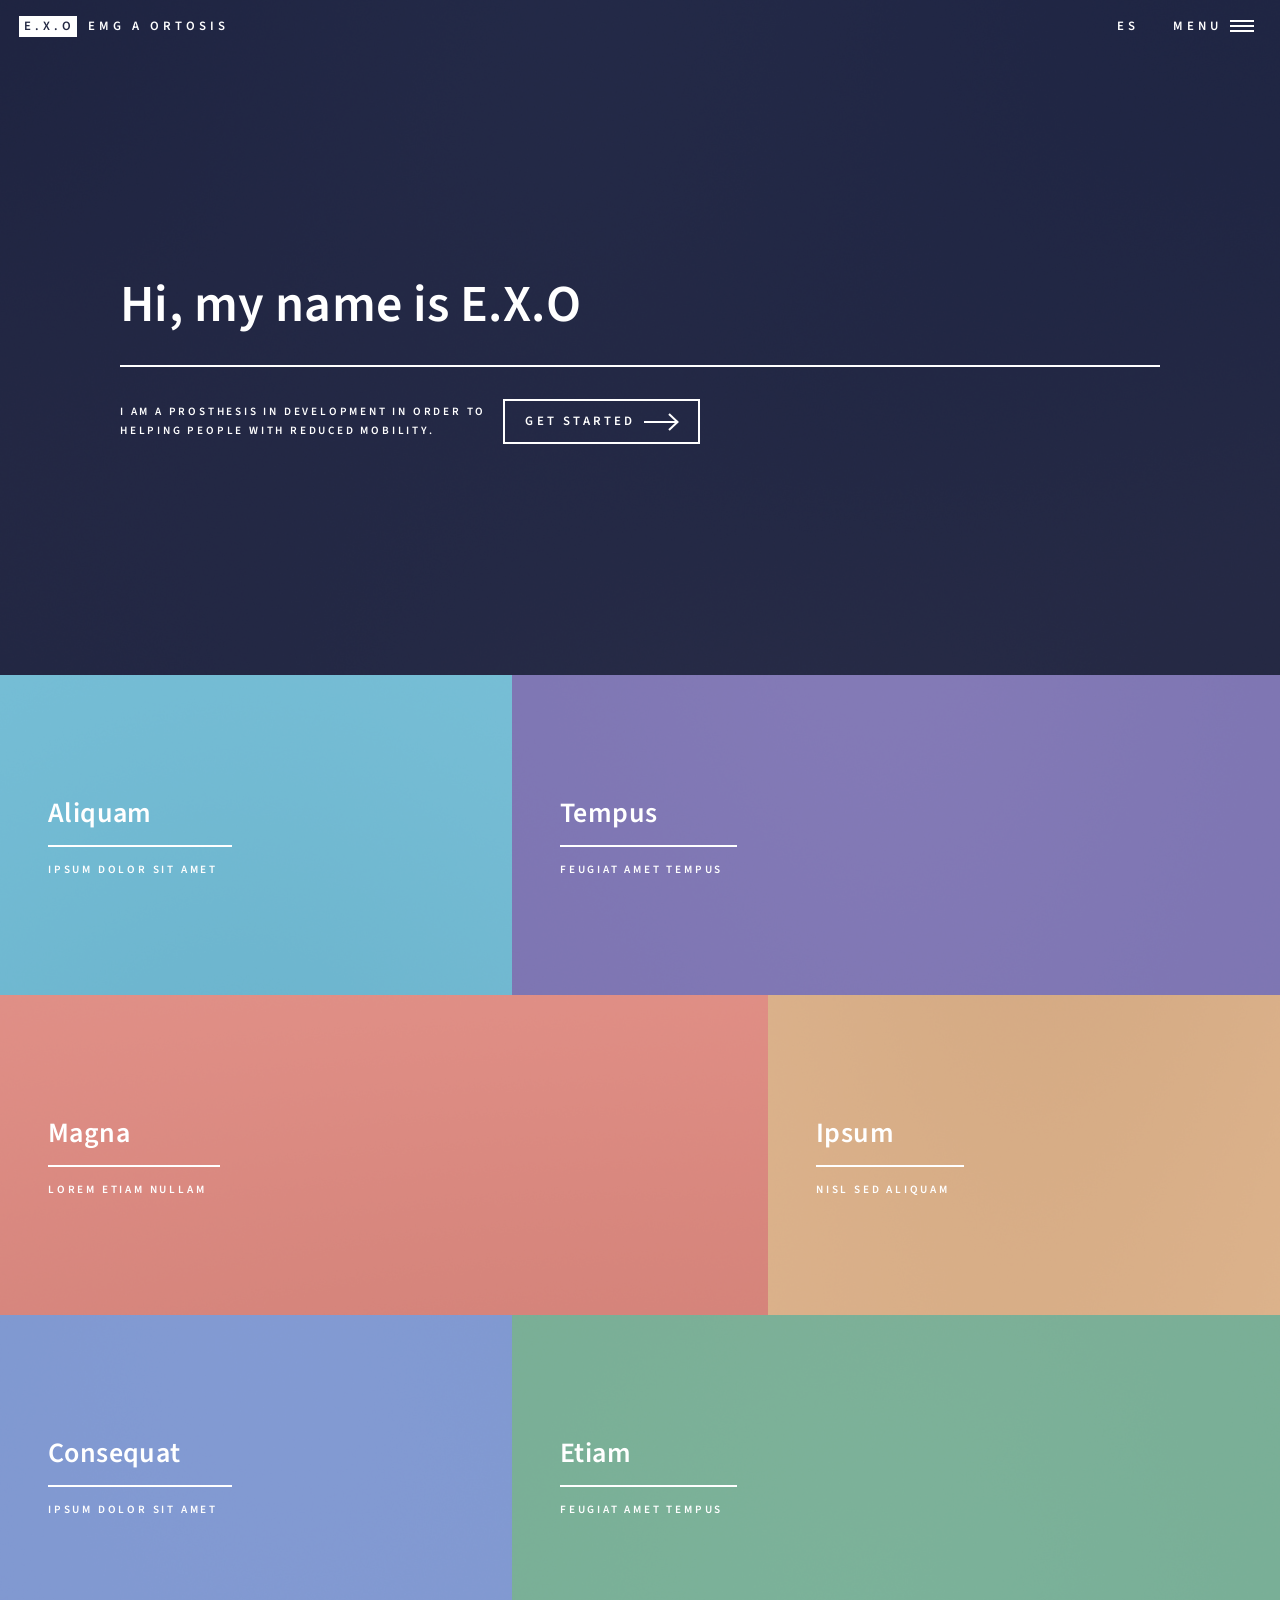
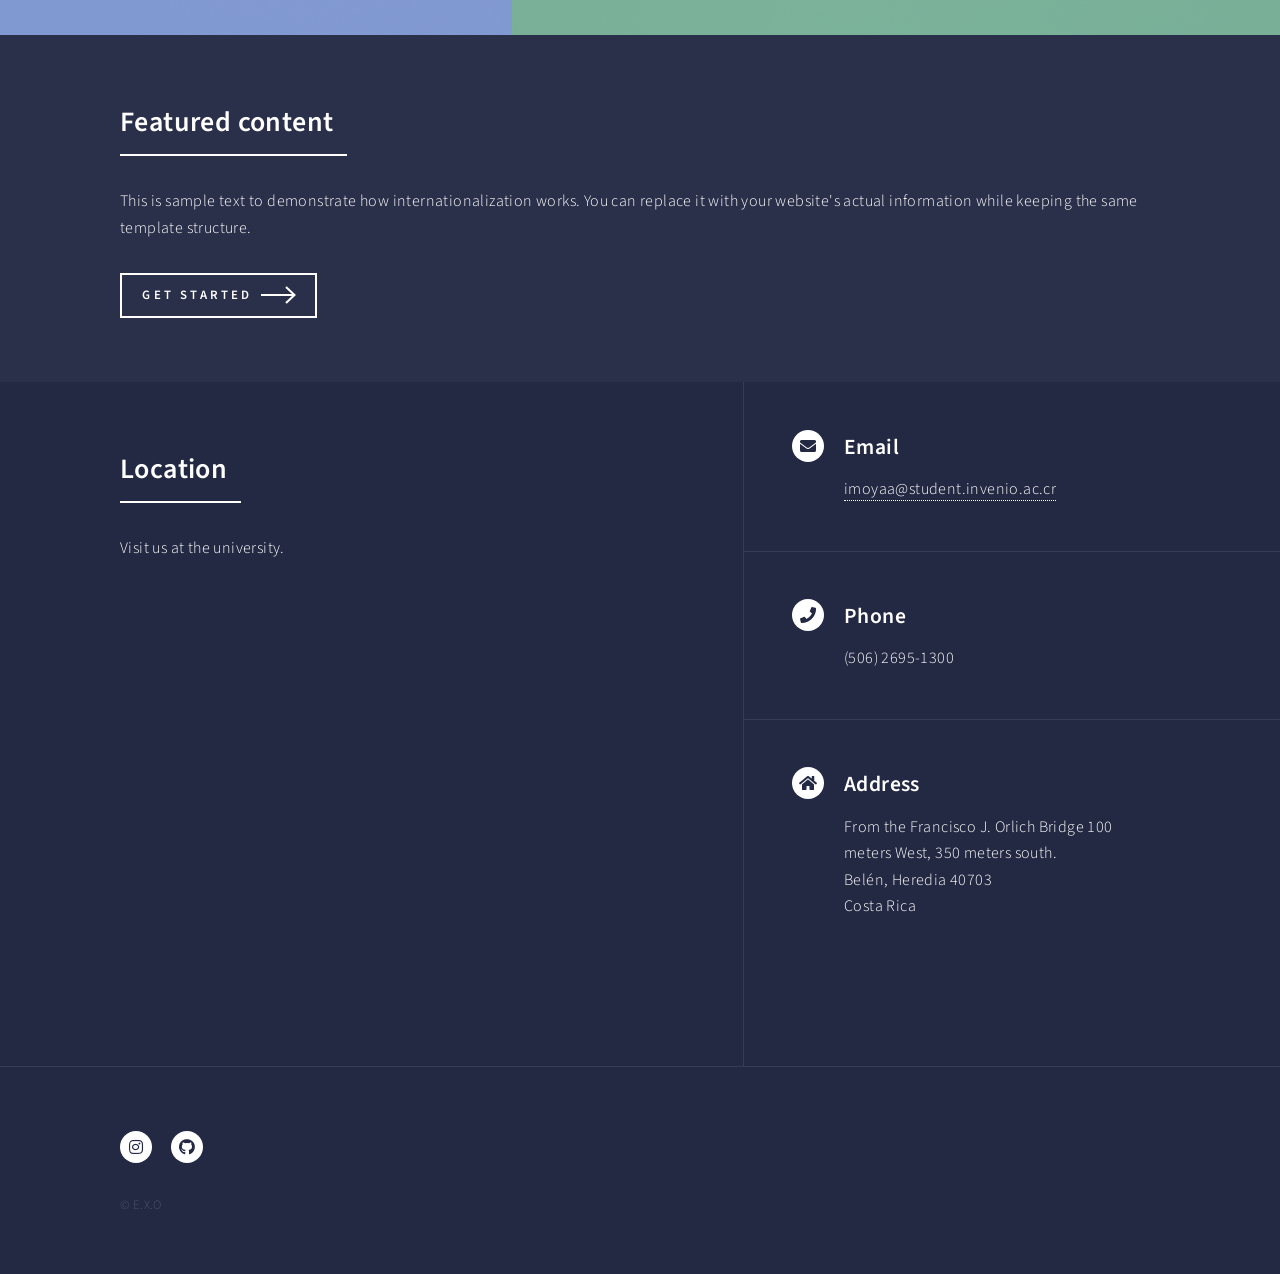
<file: docs/index.html>
<!DOCTYPE HTML>
<html lang="es">

<head>
	<title data-i18n="page.title">E.X.O - EMG to Orthosis</title>
	<link rel="icon" type="image/png" href="images/logo.jpeg" />
	<meta charset="utf-8" />
	<meta name="viewport" content="width=device-width, initial-scale=1, user-scalable=no" />
	<link rel="stylesheet" href="assets/css/main.css" />
	<noscript>
		<link rel="stylesheet" href="assets/css/noscript.css" />
	</noscript>
</head>

<body class="is-preload">

	<!-- Wrapper -->
	<div id="wrapper">

		<!-- Contenedor donde se inyectará el Header y el Menú -->
		<div id="header-placeholder"></div>

		<!-- Banner -->
		<section id="banner" class="major">
			<div class="inner">
				<header class="major">
					<h1 data-i18n="banner.title">Hi, my name is E.X.O</h1>
				</header>
				<div class="content">
					<p>
						<span data-i18n="banner.description">I am a prosthesis in development in order to</span><br />
						<span data-i18n="banner.license">Helping people with reduced mobility.</span>
					</p>
					<ul class="actions">
						<li><a href="#one" class="button next scrolly" data-i18n="banner.getStarted">Get Started</a>
						</li>
					</ul>
				</div>
			</div>
		</section>

		<!-- Main -->
		<div id="main">

			<!-- One -->
			<section id="one" class="tiles">
				<article>
					<span class="image">
						<img src="images/pic01.jpg" alt="" />
					</span>
					<header class="major">
						<h3><a href="landing.html" class="link"><span data-i18n="tiles.aliquam.title">Aliquam</span></a>
						</h3>
						<p data-i18n="tiles.aliquam.description">Ipsum dolor sit amet</p>
					</header>
				</article>
				<article>
					<span class="image">
						<img src="images/pic02.jpg" alt="" />
					</span>
					<header class="major">
						<h3><a href="landing.html" class="link"><span data-i18n="tiles.tempus.title">Tempus</span></a>
						</h3>
						<p data-i18n="tiles.tempus.description">feugiat amet tempus</p>
					</header>
				</article>
				<article>
					<span class="image">
						<img src="images/pic03.jpg" alt="" />
					</span>
					<header class="major">
						<h3><a href="landing.html" class="link"><span data-i18n="tiles.magna.title">Magna</span></a>
						</h3>
						<p data-i18n="tiles.magna.description">Lorem etiam nullam</p>
					</header>
				</article>
				<article>
					<span class="image">
						<img src="images/pic04.jpg" alt="" />
					</span>
					<header class="major">
						<h3><a href="landing.html" class="link"><span data-i18n="tiles.ipsum.title">Ipsum</span></a>
						</h3>
						<p data-i18n="tiles.ipsum.description">Nisl sed aliquam</p>
					</header>
				</article>
				<article>
					<span class="image">
						<img src="images/pic05.jpg" alt="" />
					</span>
					<header class="major">
						<h3><a href="landing.html" class="link"><span
									data-i18n="tiles.consequat.title">Consequat</span></a></h3>
						<p data-i18n="tiles.consequat.description">Ipsum dolor sit amet</p>
					</header>
				</article>
				<article>
					<span class="image">
						<img src="images/pic06.jpg" alt="" />
					</span>
					<header class="major">
						<h3><a href="landing.html" class="link"><span data-i18n="tiles.etiam.title">Etiam</span></a>
						</h3>
						<p data-i18n="tiles.etiam.description">Feugiat amet tempus</p>
					</header>
				</article>
			</section>

			<!-- Two -->
			<section id="two">
				<div class="inner">
					<header class="major">
						<h2 data-i18n="sectionTwo.title">Featured content</h2>
					</header>
					<p data-i18n="sectionTwo.description">
						This is sample text to demonstrate how internationalization works. You can replace it with your
						website's actual information while keeping the same template structure.
					</p>
					<ul class="actions">
						<li><a href="landing.html" class="button next" data-i18n="sectionTwo.getStarted">Get Started</a>
						</li>
					</ul>
				</div>
			</section>

		</div>

		<!-- Contact -->
		<section id="contact">
			<div class="inner">
				<!-- Mapa de Ubicación -->
				<section id="location">
					<div class="inner">
						<header class="major">
							<h2 data-i18n="location.title">Location</h2>
						</header>
						<p data-i18n="location.description">Visit us at the university.</p>

						<!-- Contenedor del mapa -->
						<div style="border-radius: 5px; overflow: hidden; margin-bottom: 2em;">
							<!-- Este es un iframe de prueba. Luego cambiarás el enlace en el atributo "src" -->
							<iframe
								src="https://www.google.com/maps/embed?pb=!1m18!1m12!1m3!1d1964.7412367765826!2d-84.16420773395271!3d9.976945500816!2m3!1f0!2f0!3f0!3m2!1i1024!2i768!4f13.1!3m3!1m2!1s0x8fa0fbe05d0b5e91%3A0xf6ccb6823d782b8d!2sUniversidad%20Invenio!5e0!3m2!1sen!2scr!4v1789352764322!5m2!1sen!2scr"
								width="100%" height="400" style="border:0;" allowfullscreen="" loading="lazy"
								referrerpolicy="no-referrer-when-downgrade">
							</iframe>
						</div>
					</div>
				</section>
				<!-- <section>
                                <form method="post" action="#">
                                    <div class="fields">
                                        <div class="field half">
                                            <label for="name" data-i18n="contact.name">Name</label>
                                            <input type="text" name="name" id="name" data-i18n-placeholder="contact.namePlaceholder" />
                                        </div>
                                        <div class="field half">
                                            <label for="email" data-i18n="contact.email">Email</label>
                                            <input type="text" name="email" id="email" data-i18n-placeholder="contact.emailPlaceholder" />
                                        </div>
                                        <div class="field">
                                            <label for="message" data-i18n="contact.message">Message</label>
                                            <textarea name="message" id="message" rows="6" data-i18n-placeholder="contact.messagePlaceholder"></textarea>
                                        </div>
                                    </div>
                                    <ul class="actions">
                                        <li><input type="submit" value="Send Message" class="primary" data-i18n-value="contact.sendMessage" /></li>
                                        <li><input type="reset" value="Clear" data-i18n-value="contact.clear" /></li>
                                    </ul>
                                </form>
                            </section> -->
				<section class="split">
					<section>
						<div class="contact-method">
							<span class="icon solid alt fa-envelope"></span>
							<h3 data-i18n="contact.email">Email</h3>
							<a href="mailto:imoyaa@student.invenio.ac.cr">imoyaa@student.invenio.ac.cr</a>
						</div>
					</section>
					<section>
						<div class="contact-method">
							<span class="icon solid alt fa-phone"></span>
							<h3 data-i18n="contact.phone">Phone</h3>
							<span>(506) 2695-1300</span>
						</div>
					</section>
					<section>
						<div class="contact-method">
							<span class="icon solid alt fa-home"></span>
							<h3 data-i18n="contact.address">Address</h3>
							<span>
								<span data-i18n="contact.addressLine1">From the Francisco J. Orlich Bridge 100 meters
									West, 350 meters south.</span><br />
								<span data-i18n="contact.addressLine2">Belen, Heredia 40703</span><br />
								<span data-i18n="contact.addressLine3">Costa Rica</span>
							</span>
						</div>
					</section>
				</section>
			</div>
		</section>

		<!-- Contenedor donde se inyectará el Footer -->
		<div id="footer-placeholder"></div>

	</div>

	<!-- Scripts -->
	<script src="assets/js/jquery.min.js"></script>
	<script src="assets/js/jquery.scrolly.min.js"></script>
	<script src="assets/js/jquery.scrollex.min.js"></script>
	<script src="assets/js/browser.min.js"></script>
	<script src="assets/js/breakpoints.min.js"></script>
	<script src="assets/js/util.js"></script>

	<!-- Internacionalización -->
	<script src="assets/js/i18n.js"></script>

	<!-- Nuestro script que carga todo y luego llama a main.js -->
	<script src="assets/js/load-components.js"></script>

</body>

</html>
</file>
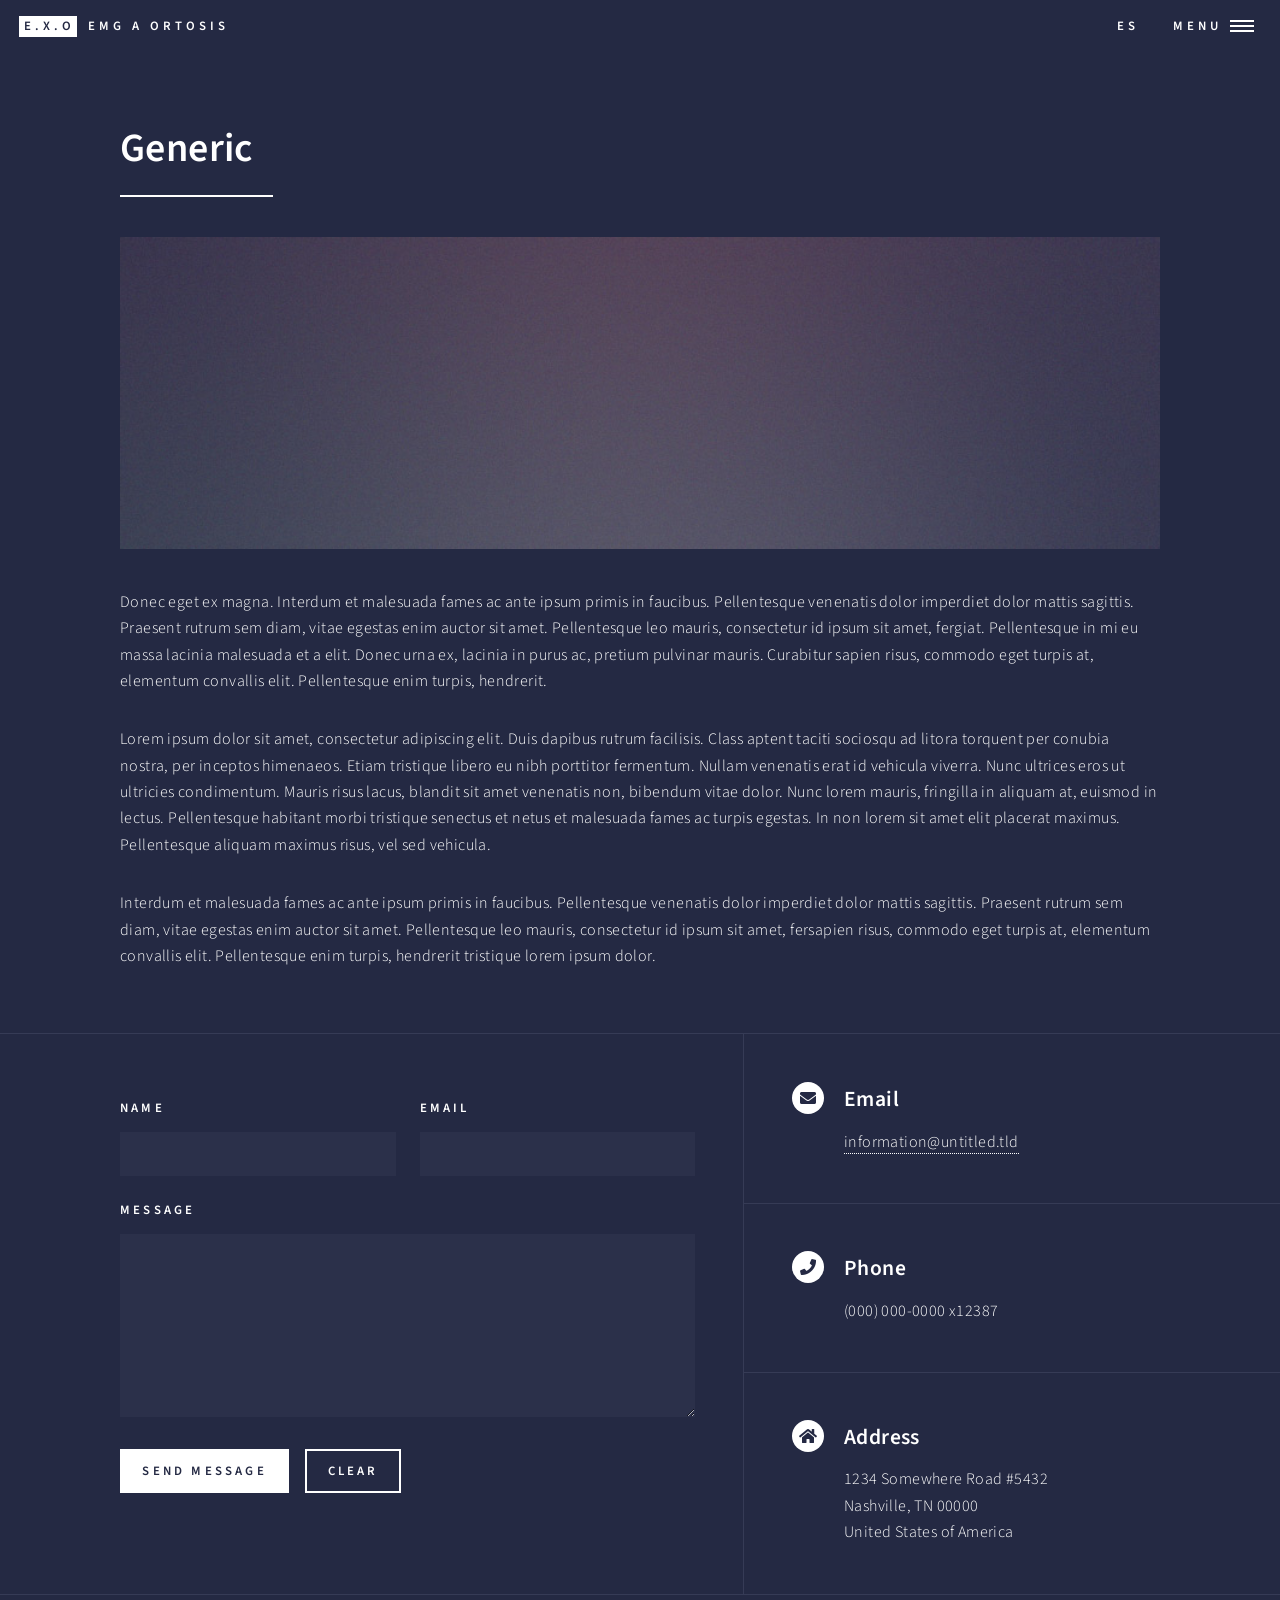
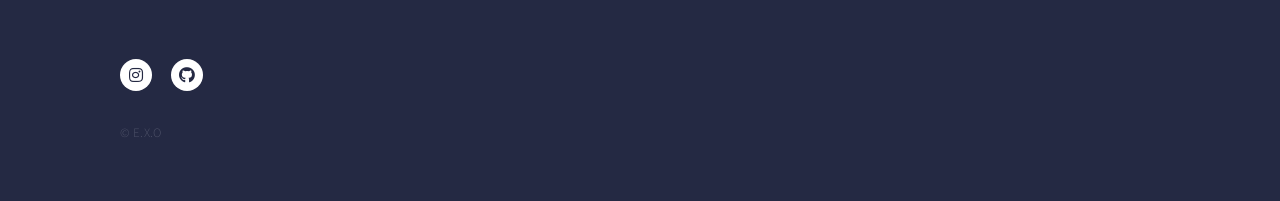
<file: docs/pages/generic.html>
<!DOCTYPE HTML>
<!--
    Forty by HTML5 UP
    html5up.net | @ajlkn
    Free for personal and commercial use under the CCA 3.0 license (html5up.net/license)
-->
<html>

<head>
    <title>Generic - Forty by HTML5 UP</title>
    <meta charset="utf-8" />
    <meta name="viewport" content="width=device-width, initial-scale=1, user-scalable=no" />

    <!-- Favicon SVG en subcarpeta -->
    <link rel="icon" type="image/svg+xml" href="../images/logo.svg" />

    <link rel="stylesheet" href="../assets/css/main.css" />
    <noscript>
        <link rel="stylesheet" href="../assets/css/noscript.css" />
    </noscript>
</head>

<body class="is-preload">

    <!-- Wrapper -->
    <div id="wrapper">

        <!-- Contenedor donde se inyectará el Header y el Menú -->
        <div id="header-placeholder"></div>

        <!-- Main -->
        <div id="main" class="alt">

            <!-- One -->
            <section id="one">
                <div class="inner">
                    <header class="major">
                        <h1>Generic</h1>
                    </header>
                    <span class="image main"><img src="../images/pic11.jpg" alt="" /></span>
                    <p>Donec eget ex magna. Interdum et malesuada fames ac ante ipsum primis in faucibus. Pellentesque
                        venenatis dolor imperdiet dolor mattis sagittis. Praesent rutrum sem diam, vitae egestas enim
                        auctor sit amet. Pellentesque leo mauris, consectetur id ipsum sit amet, fergiat. Pellentesque
                        in mi eu massa lacinia malesuada et a elit. Donec urna ex, lacinia in purus ac, pretium pulvinar
                        mauris. Curabitur sapien risus, commodo eget turpis at, elementum convallis elit. Pellentesque
                        enim turpis, hendrerit.</p>
                    <p>Lorem ipsum dolor sit amet, consectetur adipiscing elit. Duis dapibus rutrum facilisis. Class
                        aptent taciti sociosqu ad litora torquent per conubia nostra, per inceptos himenaeos. Etiam
                        tristique libero eu nibh porttitor fermentum. Nullam venenatis erat id vehicula viverra. Nunc
                        ultrices eros ut ultricies condimentum. Mauris risus lacus, blandit sit amet venenatis non,
                        bibendum vitae dolor. Nunc lorem mauris, fringilla in aliquam at, euismod in lectus.
                        Pellentesque habitant morbi tristique senectus et netus et malesuada fames ac turpis egestas. In
                        non lorem sit amet elit placerat maximus. Pellentesque aliquam maximus risus, vel sed vehicula.
                    </p>
                    <p>Interdum et malesuada fames ac ante ipsum primis in faucibus. Pellentesque venenatis dolor
                        imperdiet dolor mattis sagittis. Praesent rutrum sem diam, vitae egestas enim auctor sit amet.
                        Pellentesque leo mauris, consectetur id ipsum sit amet, fersapien risus, commodo eget turpis at,
                        elementum convallis elit. Pellentesque enim turpis, hendrerit tristique lorem ipsum dolor.</p>
                </div>
            </section>

        </div>

        <!-- Contact -->
        <section id="contact">
            <div class="inner">
                <section>
                    <form method="post" action="#">
                        <div class="fields">
                            <div class="field half">
                                <label for="name">Name</label>
                                <input type="text" name="name" id="name" />
                            </div>
                            <div class="field half">
                                <label for="email">Email</label>
                                <input type="text" name="email" id="email" />
                            </div>
                            <div class="field">
                                <label for="message">Message</label>
                                <textarea name="message" id="message" rows="6"></textarea>
                            </div>
                        </div>
                        <ul class="actions">
                            <li><input type="submit" value="Send Message" class="primary" /></li>
                            <li><input type="reset" value="Clear" /></li>
                        </ul>
                    </form>
                </section>
                <section class="split">
                    <section>
                        <div class="contact-method">
                            <span class="icon solid alt fa-envelope"></span>
                            <h3>Email</h3>
                            <a href="#">information@untitled.tld</a>
                        </div>
                    </section>
                    <section>
                        <div class="contact-method">
                            <span class="icon solid alt fa-phone"></span>
                            <h3>Phone</h3>
                            <span>(000) 000-0000 x12387</span>
                        </div>
                    </section>
                    <section>
                        <div class="contact-method">
                            <span class="icon solid alt fa-home"></span>
                            <h3>Address</h3>
                            <span>1234 Somewhere Road #5432<br />
                                Nashville, TN 00000<br />
                                United States of America</span>
                        </div>
                    </section>
                </section>
            </div>
        </section>

        <!-- Contenedor donde se inyectará el Footer -->
        <div id="footer-placeholder"></div>

    </div>

    <!-- Scripts -->
    <script src="../assets/js/jquery.min.js"></script>
    <script src="../assets/js/jquery.scrolly.min.js"></script>
    <script src="../assets/js/jquery.scrollex.min.js"></script>
    <script src="../assets/js/browser.min.js"></script>
    <script src="../assets/js/breakpoints.min.js"></script>
    <script src="../assets/js/util.js"></script>

    <!-- Internacionalización -->
    <script src="../assets/js/i18n.js"></script>

    <!-- Script de carga de componentes -->
    <script src="../assets/js/load-components.js"></script>

</body>

</html>
</file>
<file: docs/assets/css/noscript.css>
/*
	Forty by HTML5 UP
	html5up.net | @ajlkn
	Free for personal and commercial use under the CCA 3.0 license (html5up.net/license)
*/

/* Banner */

body.is-preload #banner:after {
  opacity: 0.85;
}

body.is-preload #banner > .inner {
  -moz-filter: none;
  -webkit-filter: none;
  -ms-filter: none;
  filter: none;
  -moz-transform: none;
  -webkit-transform: none;
  -ms-transform: none;
  transform: none;
  opacity: 1;
}
</file>
<file: docs/assets/css/main.css>
@import url(fontawesome-all.min.css);
@import url("https://fonts.googleapis.com/css?family=Source+Sans+Pro:300,300italic,600,600italic");

/*
	Forty by HTML5 UP
	html5up.net | @ajlkn
	Free for personal and commercial use under the CCA 3.0 license (html5up.net/license)
*/

html,
body,
div,
span,
applet,
object,
iframe,
h1,
h2,
h3,
h4,
h5,
h6,
p,
blockquote,
pre,
a,
abbr,
acronym,
address,
big,
cite,
code,
del,
dfn,
em,
img,
ins,
kbd,
q,
s,
samp,
small,
strike,
strong,
sub,
sup,
tt,
var,
b,
u,
i,
center,
dl,
dt,
dd,
ol,
ul,
li,
fieldset,
form,
label,
legend,
table,
caption,
tbody,
tfoot,
thead,
tr,
th,
td,
article,
aside,
canvas,
details,
embed,
figure,
figcaption,
footer,
header,
hgroup,
menu,
nav,
output,
ruby,
section,
summary,
time,
mark,
audio,
video {
  margin: 0;
  padding: 0;
  border: 0;
  font-size: 100%;
  font: inherit;
  vertical-align: baseline;
}

article,
aside,
details,
figcaption,
figure,
footer,
header,
hgroup,
menu,
nav,
section {
  display: block;
}

body {
  line-height: 1;
}

ol,
ul {
  list-style: none;
}

blockquote,
q {
  quotes: none;
}

blockquote:before,
blockquote:after,
q:before,
q:after {
  content: "";
  content: none;
}

table {
  border-collapse: collapse;
  border-spacing: 0;
}

body {
  -webkit-text-size-adjust: none;
}

mark {
  background-color: transparent;
  color: inherit;
}

input::-moz-focus-inner {
  border: 0;
  padding: 0;
}

input,
select,
textarea {
  -moz-appearance: none;
  -webkit-appearance: none;
  -ms-appearance: none;
  appearance: none;
}

/* Basic */

@-ms-viewport {
  width: device-width;
}

body {
  -ms-overflow-style: scrollbar;
}

@media screen and (max-width: 480px) {
  html,
  body {
    min-width: 320px;
  }
}

html {
  box-sizing: border-box;
}

*,
*:before,
*:after {
  box-sizing: inherit;
}

body {
  background: #242943;
}

body.is-preload *,
body.is-preload *:before,
body.is-preload *:after {
  -moz-animation: none !important;
  -webkit-animation: none !important;
  -ms-animation: none !important;
  animation: none !important;
  -moz-transition: none !important;
  -webkit-transition: none !important;
  -ms-transition: none !important;
  transition: none !important;
}

/* Type */

body,
input,
select,
textarea {
  color: #ffffff;
  font-family: "Source Sans Pro", Helvetica, sans-serif;
  font-size: 17pt;
  font-weight: 300;
  letter-spacing: 0.025em;
  line-height: 1.65;
}

@media screen and (max-width: 1680px) {
  body,
  input,
  select,
  textarea {
    font-size: 14pt;
  }
}

@media screen and (max-width: 1280px) {
  body,
  input,
  select,
  textarea {
    font-size: 12pt;
  }
}

@media screen and (max-width: 360px) {
  body,
  input,
  select,
  textarea {
    font-size: 11pt;
  }
}

a {
  -moz-transition:
    color 0.2s ease-in-out,
    border-bottom-color 0.2s ease-in-out;
  -webkit-transition:
    color 0.2s ease-in-out,
    border-bottom-color 0.2s ease-in-out;
  -ms-transition:
    color 0.2s ease-in-out,
    border-bottom-color 0.2s ease-in-out;
  transition:
    color 0.2s ease-in-out,
    border-bottom-color 0.2s ease-in-out;
  border-bottom: dotted 1px;
  color: inherit;
  text-decoration: none;
}

a:hover {
  border-bottom-color: transparent;
  color: #9bf1ff !important;
}

a:active {
  color: #53e3fb !important;
}

strong,
b {
  color: #ffffff;
  font-weight: 600;
}

em,
i {
  font-style: italic;
}

p {
  margin: 0 0 2em 0;
}

h1,
h2,
h3,
h4,
h5,
h6 {
  color: #ffffff;
  font-weight: 600;
  line-height: 1.65;
  margin: 0 0 1em 0;
}

h1 a,
h2 a,
h3 a,
h4 a,
h5 a,
h6 a {
  color: inherit;
  border-bottom: 0;
}

h1 {
  font-size: 2.5em;
}

h2 {
  font-size: 1.75em;
}

h3 {
  font-size: 1.35em;
}

h4 {
  font-size: 1.1em;
}

h5 {
  font-size: 0.9em;
}

h6 {
  font-size: 0.7em;
}

@media screen and (max-width: 736px) {
  h1 {
    font-size: 2em;
  }

  h2 {
    font-size: 1.5em;
  }

  h3 {
    font-size: 1.25em;
  }
}

sub {
  font-size: 0.8em;
  position: relative;
  top: 0.5em;
}

sup {
  font-size: 0.8em;
  position: relative;
  top: -0.5em;
}

blockquote {
  border-left: solid 4px rgba(212, 212, 255, 0.1);
  font-style: italic;
  margin: 0 0 2em 0;
  padding: 0.5em 0 0.5em 2em;
}

code {
  background: rgba(212, 212, 255, 0.035);
  font-family: "Courier New", monospace;
  font-size: 0.9em;
  margin: 0 0.25em;
  padding: 0.25em 0.65em;
}

pre {
  -webkit-overflow-scrolling: touch;
  font-family: "Courier New", monospace;
  font-size: 0.9em;
  margin: 0 0 2em 0;
}

pre code {
  display: block;
  line-height: 1.75;
  padding: 1em 1.5em;
  overflow-x: auto;
}

hr {
  border: 0;
  border-bottom: solid 1px rgba(212, 212, 255, 0.1);
  margin: 2em 0;
}

hr.major {
  margin: 3em 0;
}

.align-left {
  text-align: left;
}

.align-center {
  text-align: center;
}

.align-right {
  text-align: right;
}

/* Row */

.row {
  display: flex;
  flex-wrap: wrap;
  box-sizing: border-box;
  align-items: stretch;
}

.row > * {
  box-sizing: border-box;
}

.row.gtr-uniform > * > :last-child {
  margin-bottom: 0;
}

.row.aln-left {
  justify-content: flex-start;
}

.row.aln-center {
  justify-content: center;
}

.row.aln-right {
  justify-content: flex-end;
}

.row.aln-top {
  align-items: flex-start;
}

.row.aln-middle {
  align-items: center;
}

.row.aln-bottom {
  align-items: flex-end;
}

.row > .imp {
  order: -1;
}

.row > .col-1 {
  width: 8.33333%;
}

.row > .off-1 {
  margin-left: 8.33333%;
}

.row > .col-2 {
  width: 16.66667%;
}

.row > .off-2 {
  margin-left: 16.66667%;
}

.row > .col-3 {
  width: 25%;
}

.row > .off-3 {
  margin-left: 25%;
}

.row > .col-4 {
  width: 33.33333%;
}

.row > .off-4 {
  margin-left: 33.33333%;
}

.row > .col-5 {
  width: 41.66667%;
}

.row > .off-5 {
  margin-left: 41.66667%;
}

.row > .col-6 {
  width: 50%;
}

.row > .off-6 {
  margin-left: 50%;
}

.row > .col-7 {
  width: 58.33333%;
}

.row > .off-7 {
  margin-left: 58.33333%;
}

.row > .col-8 {
  width: 66.66667%;
}

.row > .off-8 {
  margin-left: 66.66667%;
}

.row > .col-9 {
  width: 75%;
}

.row > .off-9 {
  margin-left: 75%;
}

.row > .col-10 {
  width: 83.33333%;
}

.row > .off-10 {
  margin-left: 83.33333%;
}

.row > .col-11 {
  width: 91.66667%;
}

.row > .off-11 {
  margin-left: 91.66667%;
}

.row > .col-12 {
  width: 100%;
}

.row > .off-12 {
  margin-left: 100%;
}

.row.gtr-0 {
  margin-top: 0;
  margin-left: 0em;
}

.row.gtr-0 > * {
  padding: 0 0 0 0em;
}

.row.gtr-0.gtr-uniform {
  margin-top: 0em;
}

.row.gtr-0.gtr-uniform > * {
  padding-top: 0em;
}

.row.gtr-25 {
  margin-top: 0;
  margin-left: -0.5em;
}

.row.gtr-25 > * {
  padding: 0 0 0 0.5em;
}

.row.gtr-25.gtr-uniform {
  margin-top: -0.5em;
}

.row.gtr-25.gtr-uniform > * {
  padding-top: 0.5em;
}

.row.gtr-50 {
  margin-top: 0;
  margin-left: -1em;
}

.row.gtr-50 > * {
  padding: 0 0 0 1em;
}

.row.gtr-50.gtr-uniform {
  margin-top: -1em;
}

.row.gtr-50.gtr-uniform > * {
  padding-top: 1em;
}

.row {
  margin-top: 0;
  margin-left: -2em;
}

.row > * {
  padding: 0 0 0 2em;
}

.row.gtr-uniform {
  margin-top: -2em;
}

.row.gtr-uniform > * {
  padding-top: 2em;
}

.row.gtr-150 {
  margin-top: 0;
  margin-left: -3em;
}

.row.gtr-150 > * {
  padding: 0 0 0 3em;
}

.row.gtr-150.gtr-uniform {
  margin-top: -3em;
}

.row.gtr-150.gtr-uniform > * {
  padding-top: 3em;
}

.row.gtr-200 {
  margin-top: 0;
  margin-left: -4em;
}

.row.gtr-200 > * {
  padding: 0 0 0 4em;
}

.row.gtr-200.gtr-uniform {
  margin-top: -4em;
}

.row.gtr-200.gtr-uniform > * {
  padding-top: 4em;
}

@media screen and (max-width: 1680px) {
  .row {
    display: flex;
    flex-wrap: wrap;
    box-sizing: border-box;
    align-items: stretch;
  }

  .row > * {
    box-sizing: border-box;
  }

  .row.gtr-uniform > * > :last-child {
    margin-bottom: 0;
  }

  .row.aln-left {
    justify-content: flex-start;
  }

  .row.aln-center {
    justify-content: center;
  }

  .row.aln-right {
    justify-content: flex-end;
  }

  .row.aln-top {
    align-items: flex-start;
  }

  .row.aln-middle {
    align-items: center;
  }

  .row.aln-bottom {
    align-items: flex-end;
  }

  .row > .imp-xlarge {
    order: -1;
  }

  .row > .col-1-xlarge {
    width: 8.33333%;
  }

  .row > .off-1-xlarge {
    margin-left: 8.33333%;
  }

  .row > .col-2-xlarge {
    width: 16.66667%;
  }

  .row > .off-2-xlarge {
    margin-left: 16.66667%;
  }

  .row > .col-3-xlarge {
    width: 25%;
  }

  .row > .off-3-xlarge {
    margin-left: 25%;
  }

  .row > .col-4-xlarge {
    width: 33.33333%;
  }

  .row > .off-4-xlarge {
    margin-left: 33.33333%;
  }

  .row > .col-5-xlarge {
    width: 41.66667%;
  }

  .row > .off-5-xlarge {
    margin-left: 41.66667%;
  }

  .row > .col-6-xlarge {
    width: 50%;
  }

  .row > .off-6-xlarge {
    margin-left: 50%;
  }

  .row > .col-7-xlarge {
    width: 58.33333%;
  }

  .row > .off-7-xlarge {
    margin-left: 58.33333%;
  }

  .row > .col-8-xlarge {
    width: 66.66667%;
  }

  .row > .off-8-xlarge {
    margin-left: 66.66667%;
  }

  .row > .col-9-xlarge {
    width: 75%;
  }

  .row > .off-9-xlarge {
    margin-left: 75%;
  }

  .row > .col-10-xlarge {
    width: 83.33333%;
  }

  .row > .off-10-xlarge {
    margin-left: 83.33333%;
  }

  .row > .col-11-xlarge {
    width: 91.66667%;
  }

  .row > .off-11-xlarge {
    margin-left: 91.66667%;
  }

  .row > .col-12-xlarge {
    width: 100%;
  }

  .row > .off-12-xlarge {
    margin-left: 100%;
  }

  .row.gtr-0 {
    margin-top: 0;
    margin-left: 0em;
  }

  .row.gtr-0 > * {
    padding: 0 0 0 0em;
  }

  .row.gtr-0.gtr-uniform {
    margin-top: 0em;
  }

  .row.gtr-0.gtr-uniform > * {
    padding-top: 0em;
  }

  .row.gtr-25 {
    margin-top: 0;
    margin-left: -0.5em;
  }

  .row.gtr-25 > * {
    padding: 0 0 0 0.5em;
  }

  .row.gtr-25.gtr-uniform {
    margin-top: -0.5em;
  }

  .row.gtr-25.gtr-uniform > * {
    padding-top: 0.5em;
  }

  .row.gtr-50 {
    margin-top: 0;
    margin-left: -1em;
  }

  .row.gtr-50 > * {
    padding: 0 0 0 1em;
  }

  .row.gtr-50.gtr-uniform {
    margin-top: -1em;
  }

  .row.gtr-50.gtr-uniform > * {
    padding-top: 1em;
  }

  .row {
    margin-top: 0;
    margin-left: -2em;
  }

  .row > * {
    padding: 0 0 0 2em;
  }

  .row.gtr-uniform {
    margin-top: -2em;
  }

  .row.gtr-uniform > * {
    padding-top: 2em;
  }

  .row.gtr-150 {
    margin-top: 0;
    margin-left: -3em;
  }

  .row.gtr-150 > * {
    padding: 0 0 0 3em;
  }

  .row.gtr-150.gtr-uniform {
    margin-top: -3em;
  }

  .row.gtr-150.gtr-uniform > * {
    padding-top: 3em;
  }

  .row.gtr-200 {
    margin-top: 0;
    margin-left: -4em;
  }

  .row.gtr-200 > * {
    padding: 0 0 0 4em;
  }

  .row.gtr-200.gtr-uniform {
    margin-top: -4em;
  }

  .row.gtr-200.gtr-uniform > * {
    padding-top: 4em;
  }
}

@media screen and (max-width: 1280px) {
  .row {
    display: flex;
    flex-wrap: wrap;
    box-sizing: border-box;
    align-items: stretch;
  }

  .row > * {
    box-sizing: border-box;
  }

  .row.gtr-uniform > * > :last-child {
    margin-bottom: 0;
  }

  .row.aln-left {
    justify-content: flex-start;
  }

  .row.aln-center {
    justify-content: center;
  }

  .row.aln-right {
    justify-content: flex-end;
  }

  .row.aln-top {
    align-items: flex-start;
  }

  .row.aln-middle {
    align-items: center;
  }

  .row.aln-bottom {
    align-items: flex-end;
  }

  .row > .imp-large {
    order: -1;
  }

  .row > .col-1-large {
    width: 8.33333%;
  }

  .row > .off-1-large {
    margin-left: 8.33333%;
  }

  .row > .col-2-large {
    width: 16.66667%;
  }

  .row > .off-2-large {
    margin-left: 16.66667%;
  }

  .row > .col-3-large {
    width: 25%;
  }

  .row > .off-3-large {
    margin-left: 25%;
  }

  .row > .col-4-large {
    width: 33.33333%;
  }

  .row > .off-4-large {
    margin-left: 33.33333%;
  }

  .row > .col-5-large {
    width: 41.66667%;
  }

  .row > .off-5-large {
    margin-left: 41.66667%;
  }

  .row > .col-6-large {
    width: 50%;
  }

  .row > .off-6-large {
    margin-left: 50%;
  }

  .row > .col-7-large {
    width: 58.33333%;
  }

  .row > .off-7-large {
    margin-left: 58.33333%;
  }

  .row > .col-8-large {
    width: 66.66667%;
  }

  .row > .off-8-large {
    margin-left: 66.66667%;
  }

  .row > .col-9-large {
    width: 75%;
  }

  .row > .off-9-large {
    margin-left: 75%;
  }

  .row > .col-10-large {
    width: 83.33333%;
  }

  .row > .off-10-large {
    margin-left: 83.33333%;
  }

  .row > .col-11-large {
    width: 91.66667%;
  }

  .row > .off-11-large {
    margin-left: 91.66667%;
  }

  .row > .col-12-large {
    width: 100%;
  }

  .row > .off-12-large {
    margin-left: 100%;
  }

  .row.gtr-0 {
    margin-top: 0;
    margin-left: 0em;
  }

  .row.gtr-0 > * {
    padding: 0 0 0 0em;
  }

  .row.gtr-0.gtr-uniform {
    margin-top: 0em;
  }

  .row.gtr-0.gtr-uniform > * {
    padding-top: 0em;
  }

  .row.gtr-25 {
    margin-top: 0;
    margin-left: -0.375em;
  }

  .row.gtr-25 > * {
    padding: 0 0 0 0.375em;
  }

  .row.gtr-25.gtr-uniform {
    margin-top: -0.375em;
  }

  .row.gtr-25.gtr-uniform > * {
    padding-top: 0.375em;
  }

  .row.gtr-50 {
    margin-top: 0;
    margin-left: -0.75em;
  }

  .row.gtr-50 > * {
    padding: 0 0 0 0.75em;
  }

  .row.gtr-50.gtr-uniform {
    margin-top: -0.75em;
  }

  .row.gtr-50.gtr-uniform > * {
    padding-top: 0.75em;
  }

  .row {
    margin-top: 0;
    margin-left: -1.5em;
  }

  .row > * {
    padding: 0 0 0 1.5em;
  }

  .row.gtr-uniform {
    margin-top: -1.5em;
  }

  .row.gtr-uniform > * {
    padding-top: 1.5em;
  }

  .row.gtr-150 {
    margin-top: 0;
    margin-left: -2.25em;
  }

  .row.gtr-150 > * {
    padding: 0 0 0 2.25em;
  }

  .row.gtr-150.gtr-uniform {
    margin-top: -2.25em;
  }

  .row.gtr-150.gtr-uniform > * {
    padding-top: 2.25em;
  }

  .row.gtr-200 {
    margin-top: 0;
    margin-left: -3em;
  }

  .row.gtr-200 > * {
    padding: 0 0 0 3em;
  }

  .row.gtr-200.gtr-uniform {
    margin-top: -3em;
  }

  .row.gtr-200.gtr-uniform > * {
    padding-top: 3em;
  }
}

@media screen and (max-width: 980px) {
  .row {
    display: flex;
    flex-wrap: wrap;
    box-sizing: border-box;
    align-items: stretch;
  }

  .row > * {
    box-sizing: border-box;
  }

  .row.gtr-uniform > * > :last-child {
    margin-bottom: 0;
  }

  .row.aln-left {
    justify-content: flex-start;
  }

  .row.aln-center {
    justify-content: center;
  }

  .row.aln-right {
    justify-content: flex-end;
  }

  .row.aln-top {
    align-items: flex-start;
  }

  .row.aln-middle {
    align-items: center;
  }

  .row.aln-bottom {
    align-items: flex-end;
  }

  .row > .imp-medium {
    order: -1;
  }

  .row > .col-1-medium {
    width: 8.33333%;
  }

  .row > .off-1-medium {
    margin-left: 8.33333%;
  }

  .row > .col-2-medium {
    width: 16.66667%;
  }

  .row > .off-2-medium {
    margin-left: 16.66667%;
  }

  .row > .col-3-medium {
    width: 25%;
  }

  .row > .off-3-medium {
    margin-left: 25%;
  }

  .row > .col-4-medium {
    width: 33.33333%;
  }

  .row > .off-4-medium {
    margin-left: 33.33333%;
  }

  .row > .col-5-medium {
    width: 41.66667%;
  }

  .row > .off-5-medium {
    margin-left: 41.66667%;
  }

  .row > .col-6-medium {
    width: 50%;
  }

  .row > .off-6-medium {
    margin-left: 50%;
  }

  .row > .col-7-medium {
    width: 58.33333%;
  }

  .row > .off-7-medium {
    margin-left: 58.33333%;
  }

  .row > .col-8-medium {
    width: 66.66667%;
  }

  .row > .off-8-medium {
    margin-left: 66.66667%;
  }

  .row > .col-9-medium {
    width: 75%;
  }

  .row > .off-9-medium {
    margin-left: 75%;
  }

  .row > .col-10-medium {
    width: 83.33333%;
  }

  .row > .off-10-medium {
    margin-left: 83.33333%;
  }

  .row > .col-11-medium {
    width: 91.66667%;
  }

  .row > .off-11-medium {
    margin-left: 91.66667%;
  }

  .row > .col-12-medium {
    width: 100%;
  }

  .row > .off-12-medium {
    margin-left: 100%;
  }

  .row.gtr-0 {
    margin-top: 0;
    margin-left: 0em;
  }

  .row.gtr-0 > * {
    padding: 0 0 0 0em;
  }

  .row.gtr-0.gtr-uniform {
    margin-top: 0em;
  }

  .row.gtr-0.gtr-uniform > * {
    padding-top: 0em;
  }

  .row.gtr-25 {
    margin-top: 0;
    margin-left: -0.375em;
  }

  .row.gtr-25 > * {
    padding: 0 0 0 0.375em;
  }

  .row.gtr-25.gtr-uniform {
    margin-top: -0.375em;
  }

  .row.gtr-25.gtr-uniform > * {
    padding-top: 0.375em;
  }

  .row.gtr-50 {
    margin-top: 0;
    margin-left: -0.75em;
  }

  .row.gtr-50 > * {
    padding: 0 0 0 0.75em;
  }

  .row.gtr-50.gtr-uniform {
    margin-top: -0.75em;
  }

  .row.gtr-50.gtr-uniform > * {
    padding-top: 0.75em;
  }

  .row {
    margin-top: 0;
    margin-left: -1.5em;
  }

  .row > * {
    padding: 0 0 0 1.5em;
  }

  .row.gtr-uniform {
    margin-top: -1.5em;
  }

  .row.gtr-uniform > * {
    padding-top: 1.5em;
  }

  .row.gtr-150 {
    margin-top: 0;
    margin-left: -2.25em;
  }

  .row.gtr-150 > * {
    padding: 0 0 0 2.25em;
  }

  .row.gtr-150.gtr-uniform {
    margin-top: -2.25em;
  }

  .row.gtr-150.gtr-uniform > * {
    padding-top: 2.25em;
  }

  .row.gtr-200 {
    margin-top: 0;
    margin-left: -3em;
  }

  .row.gtr-200 > * {
    padding: 0 0 0 3em;
  }

  .row.gtr-200.gtr-uniform {
    margin-top: -3em;
  }

  .row.gtr-200.gtr-uniform > * {
    padding-top: 3em;
  }
}

@media screen and (max-width: 736px) {
  .row {
    display: flex;
    flex-wrap: wrap;
    box-sizing: border-box;
    align-items: stretch;
  }

  .row > * {
    box-sizing: border-box;
  }

  .row.gtr-uniform > * > :last-child {
    margin-bottom: 0;
  }

  .row.aln-left {
    justify-content: flex-start;
  }

  .row.aln-center {
    justify-content: center;
  }

  .row.aln-right {
    justify-content: flex-end;
  }

  .row.aln-top {
    align-items: flex-start;
  }

  .row.aln-middle {
    align-items: center;
  }

  .row.aln-bottom {
    align-items: flex-end;
  }

  .row > .imp-small {
    order: -1;
  }

  .row > .col-1-small {
    width: 8.33333%;
  }

  .row > .off-1-small {
    margin-left: 8.33333%;
  }

  .row > .col-2-small {
    width: 16.66667%;
  }

  .row > .off-2-small {
    margin-left: 16.66667%;
  }

  .row > .col-3-small {
    width: 25%;
  }

  .row > .off-3-small {
    margin-left: 25%;
  }

  .row > .col-4-small {
    width: 33.33333%;
  }

  .row > .off-4-small {
    margin-left: 33.33333%;
  }

  .row > .col-5-small {
    width: 41.66667%;
  }

  .row > .off-5-small {
    margin-left: 41.66667%;
  }

  .row > .col-6-small {
    width: 50%;
  }

  .row > .off-6-small {
    margin-left: 50%;
  }

  .row > .col-7-small {
    width: 58.33333%;
  }

  .row > .off-7-small {
    margin-left: 58.33333%;
  }

  .row > .col-8-small {
    width: 66.66667%;
  }

  .row > .off-8-small {
    margin-left: 66.66667%;
  }

  .row > .col-9-small {
    width: 75%;
  }

  .row > .off-9-small {
    margin-left: 75%;
  }

  .row > .col-10-small {
    width: 83.33333%;
  }

  .row > .off-10-small {
    margin-left: 83.33333%;
  }

  .row > .col-11-small {
    width: 91.66667%;
  }

  .row > .off-11-small {
    margin-left: 91.66667%;
  }

  .row > .col-12-small {
    width: 100%;
  }

  .row > .off-12-small {
    margin-left: 100%;
  }

  .row.gtr-0 {
    margin-top: 0;
    margin-left: 0em;
  }

  .row.gtr-0 > * {
    padding: 0 0 0 0em;
  }

  .row.gtr-0.gtr-uniform {
    margin-top: 0em;
  }

  .row.gtr-0.gtr-uniform > * {
    padding-top: 0em;
  }

  .row.gtr-25 {
    margin-top: 0;
    margin-left: -0.3125em;
  }

  .row.gtr-25 > * {
    padding: 0 0 0 0.3125em;
  }

  .row.gtr-25.gtr-uniform {
    margin-top: -0.3125em;
  }

  .row.gtr-25.gtr-uniform > * {
    padding-top: 0.3125em;
  }

  .row.gtr-50 {
    margin-top: 0;
    margin-left: -0.625em;
  }

  .row.gtr-50 > * {
    padding: 0 0 0 0.625em;
  }

  .row.gtr-50.gtr-uniform {
    margin-top: -0.625em;
  }

  .row.gtr-50.gtr-uniform > * {
    padding-top: 0.625em;
  }

  .row {
    margin-top: 0;
    margin-left: -1.25em;
  }

  .row > * {
    padding: 0 0 0 1.25em;
  }

  .row.gtr-uniform {
    margin-top: -1.25em;
  }

  .row.gtr-uniform > * {
    padding-top: 1.25em;
  }

  .row.gtr-150 {
    margin-top: 0;
    margin-left: -1.875em;
  }

  .row.gtr-150 > * {
    padding: 0 0 0 1.875em;
  }

  .row.gtr-150.gtr-uniform {
    margin-top: -1.875em;
  }

  .row.gtr-150.gtr-uniform > * {
    padding-top: 1.875em;
  }

  .row.gtr-200 {
    margin-top: 0;
    margin-left: -2.5em;
  }

  .row.gtr-200 > * {
    padding: 0 0 0 2.5em;
  }

  .row.gtr-200.gtr-uniform {
    margin-top: -2.5em;
  }

  .row.gtr-200.gtr-uniform > * {
    padding-top: 2.5em;
  }
}

@media screen and (max-width: 480px) {
  .row {
    display: flex;
    flex-wrap: wrap;
    box-sizing: border-box;
    align-items: stretch;
  }

  .row > * {
    box-sizing: border-box;
  }

  .row.gtr-uniform > * > :last-child {
    margin-bottom: 0;
  }

  .row.aln-left {
    justify-content: flex-start;
  }

  .row.aln-center {
    justify-content: center;
  }

  .row.aln-right {
    justify-content: flex-end;
  }

  .row.aln-top {
    align-items: flex-start;
  }

  .row.aln-middle {
    align-items: center;
  }

  .row.aln-bottom {
    align-items: flex-end;
  }

  .row > .imp-xsmall {
    order: -1;
  }

  .row > .col-1-xsmall {
    width: 8.33333%;
  }

  .row > .off-1-xsmall {
    margin-left: 8.33333%;
  }

  .row > .col-2-xsmall {
    width: 16.66667%;
  }

  .row > .off-2-xsmall {
    margin-left: 16.66667%;
  }

  .row > .col-3-xsmall {
    width: 25%;
  }

  .row > .off-3-xsmall {
    margin-left: 25%;
  }

  .row > .col-4-xsmall {
    width: 33.33333%;
  }

  .row > .off-4-xsmall {
    margin-left: 33.33333%;
  }

  .row > .col-5-xsmall {
    width: 41.66667%;
  }

  .row > .off-5-xsmall {
    margin-left: 41.66667%;
  }

  .row > .col-6-xsmall {
    width: 50%;
  }

  .row > .off-6-xsmall {
    margin-left: 50%;
  }

  .row > .col-7-xsmall {
    width: 58.33333%;
  }

  .row > .off-7-xsmall {
    margin-left: 58.33333%;
  }

  .row > .col-8-xsmall {
    width: 66.66667%;
  }

  .row > .off-8-xsmall {
    margin-left: 66.66667%;
  }

  .row > .col-9-xsmall {
    width: 75%;
  }

  .row > .off-9-xsmall {
    margin-left: 75%;
  }

  .row > .col-10-xsmall {
    width: 83.33333%;
  }

  .row > .off-10-xsmall {
    margin-left: 83.33333%;
  }

  .row > .col-11-xsmall {
    width: 91.66667%;
  }

  .row > .off-11-xsmall {
    margin-left: 91.66667%;
  }

  .row > .col-12-xsmall {
    width: 100%;
  }

  .row > .off-12-xsmall {
    margin-left: 100%;
  }

  .row.gtr-0 {
    margin-top: 0;
    margin-left: 0em;
  }

  .row.gtr-0 > * {
    padding: 0 0 0 0em;
  }

  .row.gtr-0.gtr-uniform {
    margin-top: 0em;
  }

  .row.gtr-0.gtr-uniform > * {
    padding-top: 0em;
  }

  .row.gtr-25 {
    margin-top: 0;
    margin-left: -0.3125em;
  }

  .row.gtr-25 > * {
    padding: 0 0 0 0.3125em;
  }

  .row.gtr-25.gtr-uniform {
    margin-top: -0.3125em;
  }

  .row.gtr-25.gtr-uniform > * {
    padding-top: 0.3125em;
  }

  .row.gtr-50 {
    margin-top: 0;
    margin-left: -0.625em;
  }

  .row.gtr-50 > * {
    padding: 0 0 0 0.625em;
  }

  .row.gtr-50.gtr-uniform {
    margin-top: -0.625em;
  }

  .row.gtr-50.gtr-uniform > * {
    padding-top: 0.625em;
  }

  .row {
    margin-top: 0;
    margin-left: -1.25em;
  }

  .row > * {
    padding: 0 0 0 1.25em;
  }

  .row.gtr-uniform {
    margin-top: -1.25em;
  }

  .row.gtr-uniform > * {
    padding-top: 1.25em;
  }

  .row.gtr-150 {
    margin-top: 0;
    margin-left: -1.875em;
  }

  .row.gtr-150 > * {
    padding: 0 0 0 1.875em;
  }

  .row.gtr-150.gtr-uniform {
    margin-top: -1.875em;
  }

  .row.gtr-150.gtr-uniform > * {
    padding-top: 1.875em;
  }

  .row.gtr-200 {
    margin-top: 0;
    margin-left: -2.5em;
  }

  .row.gtr-200 > * {
    padding: 0 0 0 2.5em;
  }

  .row.gtr-200.gtr-uniform {
    margin-top: -2.5em;
  }

  .row.gtr-200.gtr-uniform > * {
    padding-top: 2.5em;
  }
}

/* Section/Article */

section.special,
article.special {
  text-align: center;
}

header.major {
  width: -moz-max-content;
  width: -webkit-max-content;
  width: -ms-max-content;
  width: max-content;
  margin-bottom: 2em;
}

header.major > :first-child {
  margin-bottom: 0;
  width: calc(100% + 0.5em);
}

header.major > :first-child:after {
  content: "";
  background-color: #ffffff;
  display: block;
  height: 2px;
  margin: 0.325em 0 0.5em 0;
  width: 100%;
}

header.major > p {
  font-size: 0.7em;
  font-weight: 600;
  letter-spacing: 0.25em;
  margin-bottom: 0;
  text-transform: uppercase;
}

body.is-ie header.major > :first-child:after {
  max-width: 9em;
}

body.is-ie header.major > h1:after {
  max-width: 100% !important;
}

@media screen and (max-width: 736px) {
  header.major > p br {
    display: none;
  }
}

/* Form */

form {
  margin: 0 0 2em 0;
}

form > :last-child {
  margin-bottom: 0;
}

form > .fields {
  display: -moz-flex;
  display: -webkit-flex;
  display: -ms-flex;
  display: flex;
  -moz-flex-wrap: wrap;
  -webkit-flex-wrap: wrap;
  -ms-flex-wrap: wrap;
  flex-wrap: wrap;
  width: calc(100% + 3em);
  margin: -1.5em 0 2em -1.5em;
}

form > .fields > .field {
  -moz-flex-grow: 0;
  -webkit-flex-grow: 0;
  -ms-flex-grow: 0;
  flex-grow: 0;
  -moz-flex-shrink: 0;
  -webkit-flex-shrink: 0;
  -ms-flex-shrink: 0;
  flex-shrink: 0;
  padding: 1.5em 0 0 1.5em;
  width: calc(100% - 1.5em);
}

form > .fields > .field.half {
  width: calc(50% - 0.75em);
}

form > .fields > .field.third {
  width: calc(100% / 3 - 0.5em);
}

form > .fields > .field.quarter {
  width: calc(25% - 0.375em);
}

@media screen and (max-width: 480px) {
  form > .fields {
    width: calc(100% + 3em);
    margin: -1.5em 0 2em -1.5em;
  }

  form > .fields > .field {
    padding: 1.5em 0 0 1.5em;
    width: calc(100% - 1.5em);
  }

  form > .fields > .field.half {
    width: calc(100% - 1.5em);
  }

  form > .fields > .field.third {
    width: calc(100% - 1.5em);
  }

  form > .fields > .field.quarter {
    width: calc(100% - 1.5em);
  }
}

label {
  color: #ffffff;
  display: block;
  font-size: 0.8em;
  font-weight: 600;
  letter-spacing: 0.25em;
  margin: 0 0 1em 0;
  text-transform: uppercase;
}

input[type="text"],
input[type="password"],
input[type="email"],
input[type="tel"],
input[type="search"],
input[type="url"],
select,
textarea {
  -moz-appearance: none;
  -webkit-appearance: none;
  -ms-appearance: none;
  appearance: none;
  background: rgba(212, 212, 255, 0.035);
  border: none;
  border-radius: 0;
  color: inherit;
  display: block;
  outline: 0;
  padding: 0 1em;
  text-decoration: none;
  width: 100%;
}

input[type="text"]:invalid,
input[type="password"]:invalid,
input[type="email"]:invalid,
input[type="tel"]:invalid,
input[type="search"]:invalid,
input[type="url"]:invalid,
select:invalid,
textarea:invalid {
  box-shadow: none;
}

input[type="text"]:focus,
input[type="password"]:focus,
input[type="email"]:focus,
input[type="tel"]:focus,
input[type="search"]:focus,
input[type="url"]:focus,
select:focus,
textarea:focus {
  border-color: #9bf1ff;
  box-shadow: 0 0 0 2px #9bf1ff;
}

select {
  background-image: url("data:image/svg+xml;charset=utf8,%3Csvg xmlns='http://www.w3.org/2000/svg' width='40' height='40' preserveAspectRatio='none' viewBox='0 0 40 40'%3E%3Cpath d='M9.4,12.3l10.4,10.4l10.4-10.4c0.2-0.2,0.5-0.4,0.9-0.4c0.3,0,0.6,0.1,0.9,0.4l3.3,3.3c0.2,0.2,0.4,0.5,0.4,0.9 c0,0.4-0.1,0.6-0.4,0.9L20.7,31.9c-0.2,0.2-0.5,0.4-0.9,0.4c-0.3,0-0.6-0.1-0.9-0.4L4.3,17.3c-0.2-0.2-0.4-0.5-0.4-0.9 c0-0.4,0.1-0.6,0.4-0.9l3.3-3.3c0.2-0.2,0.5-0.4,0.9-0.4S9.1,12.1,9.4,12.3z' fill='rgba(212, 212, 255, 0.1)' /%3E%3C/svg%3E");
  background-size: 1.25rem;
  background-repeat: no-repeat;
  background-position: calc(100% - 1rem) center;
  height: 2.75em;
  padding-right: 2.75em;
  text-overflow: ellipsis;
}

select option {
  color: #ffffff;
  background: #242943;
}

select:focus::-ms-value {
  background-color: transparent;
}

select::-ms-expand {
  display: none;
}

input[type="text"],
input[type="password"],
input[type="email"],
input[type="tel"],
input[type="search"],
input[type="url"],
select {
  height: 2.75em;
}

textarea {
  padding: 0.75em 1em;
}

input[type="checkbox"],
input[type="radio"] {
  -moz-appearance: none;
  -webkit-appearance: none;
  -ms-appearance: none;
  appearance: none;
  display: block;
  float: left;
  margin-right: -2em;
  opacity: 0;
  width: 1em;
  z-index: -1;
}

input[type="checkbox"] + label,
input[type="radio"] + label {
  text-decoration: none;
  color: #ffffff;
  cursor: pointer;
  display: inline-block;
  font-weight: 300;
  padding-left: 2.65em;
  padding-right: 0.75em;
  position: relative;
}

input[type="checkbox"] + label:before,
input[type="radio"] + label:before {
  -moz-osx-font-smoothing: grayscale;
  -webkit-font-smoothing: antialiased;
  display: inline-block;
  font-style: normal;
  font-variant: normal;
  text-rendering: auto;
  line-height: 1;
  text-transform: none !important;
  font-family: "Font Awesome 5 Free";
  font-weight: 900;
}

input[type="checkbox"] + label:before,
input[type="radio"] + label:before {
  background: rgba(212, 212, 255, 0.035);
  content: "";
  display: inline-block;
  font-size: 0.8em;
  height: 2.0625em;
  left: 0;
  letter-spacing: 0;
  line-height: 2.0625em;
  position: absolute;
  text-align: center;
  top: 0;
  width: 2.0625em;
}

input[type="checkbox"]:checked + label:before,
input[type="radio"]:checked + label:before {
  background: #ffffff;
  border-color: #9bf1ff;
  content: "\f00c";
  color: #242943;
}

input[type="checkbox"]:focus + label:before,
input[type="radio"]:focus + label:before {
  box-shadow: 0 0 0 2px #9bf1ff;
}

input[type="radio"] + label:before {
  border-radius: 100%;
}

::-webkit-input-placeholder {
  color: rgba(244, 244, 255, 0.2) !important;
  opacity: 1;
}

:-moz-placeholder {
  color: rgba(244, 244, 255, 0.2) !important;
  opacity: 1;
}

::-moz-placeholder {
  color: rgba(244, 244, 255, 0.2) !important;
  opacity: 1;
}

:-ms-input-placeholder {
  color: rgba(244, 244, 255, 0.2) !important;
  opacity: 1;
}

/* Box */

.box {
  border: solid 1px rgba(212, 212, 255, 0.1);
  margin-bottom: 2em;
  padding: 1.5em;
}

.box > :last-child,
.box > :last-child > :last-child,
.box > :last-child > :last-child > :last-child {
  margin-bottom: 0;
}

.box.alt {
  border: 0;
  border-radius: 0;
  padding: 0;
}

/* Icon */

.icon {
  text-decoration: none;
  border-bottom: none;
  position: relative;
}

.icon:before {
  -moz-osx-font-smoothing: grayscale;
  -webkit-font-smoothing: antialiased;
  display: inline-block;
  font-style: normal;
  font-variant: normal;
  text-rendering: auto;
  line-height: 1;
  text-transform: none !important;
  font-family: "Font Awesome 5 Free";
  font-weight: 400;
}

.icon > .label {
  display: none;
}

.icon:before {
  line-height: inherit;
}

.icon.solid:before {
  font-weight: 900;
}

.icon.brands:before {
  font-family: "Font Awesome 5 Brands";
}

.icon.alt:before {
  background-color: #ffffff;
  border-radius: 100%;
  color: #242943;
  display: inline-block;
  height: 2em;
  line-height: 2em;
  text-align: center;
  width: 2em;
}

a.icon.alt:before {
  -moz-transition: background-color 0.2s ease-in-out;
  -webkit-transition: background-color 0.2s ease-in-out;
  -ms-transition: background-color 0.2s ease-in-out;
  transition: background-color 0.2s ease-in-out;
}

a.icon.alt:hover:before {
  background-color: #6fc3df;
}

a.icon.alt:active:before {
  background-color: #37a6cb;
}

/* Image */

.image {
  border: 0;
  display: inline-block;
  position: relative;
}

.image img {
  display: block;
}

.image.left,
.image.right {
  max-width: 30%;
}

.image.left img,
.image.right img {
  width: 100%;
}

.image.left {
  float: left;
  margin: 0 1.5em 1.25em 0;
  top: 0.25em;
}

.image.right {
  float: right;
  margin: 0 0 1.25em 1.5em;
  top: 0.25em;
}

.image.fit {
  display: block;
  margin: 0 0 2em 0;
  width: 100%;
}

.image.fit img {
  width: 100%;
}

.image.main {
  display: block;
  margin: 2.5em 0;
  width: 100%;
}

.image.main img {
  width: 100%;
}

@media screen and (max-width: 736px) {
  .image.main {
    margin: 1.5em 0;
  }
}

/* List */

ol {
  list-style: decimal;
  margin: 0 0 2em 0;
  padding-left: 1.25em;
}

ol li {
  padding-left: 0.25em;
}

ul {
  list-style: disc;
  margin: 0 0 2em 0;
  padding-left: 1em;
}

ul li {
  padding-left: 0.5em;
}

ul.alt {
  list-style: none;
  padding-left: 0;
}

ul.alt li {
  border-top: solid 1px rgba(212, 212, 255, 0.1);
  padding: 0.5em 0;
}

ul.alt li:first-child {
  border-top: 0;
  padding-top: 0;
}

dl {
  margin: 0 0 2em 0;
}

dl dt {
  display: block;
  font-weight: 600;
  margin: 0 0 1em 0;
}

dl dd {
  margin-left: 2em;
}

/* Actions */

ul.actions {
  display: -moz-flex;
  display: -webkit-flex;
  display: -ms-flex;
  display: flex;
  cursor: default;
  list-style: none;
  margin-left: -1em;
  padding-left: 0;
}

ul.actions li {
  padding: 0 0 0 1em;
  vertical-align: middle;
}

ul.actions.special {
  -moz-justify-content: center;
  -webkit-justify-content: center;
  -ms-justify-content: center;
  justify-content: center;
  width: 100%;
  margin-left: 0;
}

ul.actions.special li:first-child {
  padding-left: 0;
}

ul.actions.stacked {
  -moz-flex-direction: column;
  -webkit-flex-direction: column;
  -ms-flex-direction: column;
  flex-direction: column;
  margin-left: 0;
}

ul.actions.stacked li {
  padding: 1.3em 0 0 0;
}

ul.actions.stacked li:first-child {
  padding-top: 0;
}

ul.actions.fit {
  width: calc(100% + 1em);
}

ul.actions.fit li {
  -moz-flex-grow: 1;
  -webkit-flex-grow: 1;
  -ms-flex-grow: 1;
  flex-grow: 1;
  -moz-flex-shrink: 1;
  -webkit-flex-shrink: 1;
  -ms-flex-shrink: 1;
  flex-shrink: 1;
  width: 100%;
}

ul.actions.fit li > * {
  width: 100%;
}

ul.actions.fit.stacked {
  width: 100%;
}

/* Icons */

ul.icons {
  cursor: default;
  list-style: none;
  padding-left: 0;
}

ul.icons li {
  display: inline-block;
  padding: 0 1em 0 0;
}

ul.icons li:last-child {
  padding-right: 0;
}

@media screen and (max-width: 736px) {
  ul.icons li {
    padding: 0 0.75em 0 0;
  }
}

/* Pagination */

ul.pagination {
  cursor: default;
  list-style: none;
  padding-left: 0;
}

ul.pagination li {
  display: inline-block;
  padding-left: 0;
  vertical-align: middle;
}

ul.pagination li > .page {
  -moz-transition:
    background-color 0.2s ease-in-out,
    color 0.2s ease-in-out;
  -webkit-transition:
    background-color 0.2s ease-in-out,
    color 0.2s ease-in-out;
  -ms-transition:
    background-color 0.2s ease-in-out,
    color 0.2s ease-in-out;
  transition:
    background-color 0.2s ease-in-out,
    color 0.2s ease-in-out;
  border-bottom: 0;
  display: inline-block;
  font-size: 0.8em;
  font-weight: 600;
  height: 1.5em;
  line-height: 1.5em;
  margin: 0 0.125em;
  min-width: 1.5em;
  padding: 0 0.5em;
  text-align: center;
}

ul.pagination li > .page.active {
  background-color: #ffffff;
  color: #242943;
}

ul.pagination li > .page.active:hover {
  background-color: #9bf1ff;
  color: #242943 !important;
}

ul.pagination li > .page.active:active {
  background-color: #53e3fb;
}

ul.pagination li:first-child {
  padding-right: 0.75em;
}

ul.pagination li:last-child {
  padding-left: 0.75em;
}

@media screen and (max-width: 480px) {
  ul.pagination li:nth-child(n + 2):nth-last-child(n + 2) {
    display: none;
  }

  ul.pagination li:first-child {
    padding-right: 0;
  }
}

/* Table */

.table-wrapper {
  -webkit-overflow-scrolling: touch;
  overflow-x: auto;
}

table {
  margin: 0 0 2em 0;
  width: 100%;
}

table tbody tr {
  border: solid 1px rgba(212, 212, 255, 0.1);
  border-left: 0;
  border-right: 0;
}

table tbody tr:nth-child(2n + 1) {
  background-color: rgba(212, 212, 255, 0.035);
}

table td {
  padding: 0.75em 0.75em;
}

table th {
  color: #ffffff;
  font-size: 0.9em;
  font-weight: 600;
  padding: 0 0.75em 0.75em 0.75em;
  text-align: left;
}

table thead {
  border-bottom: solid 2px rgba(212, 212, 255, 0.1);
}

table tfoot {
  border-top: solid 2px rgba(212, 212, 255, 0.1);
}

table.alt {
  border-collapse: separate;
}

table.alt tbody tr td {
  border: solid 1px rgba(212, 212, 255, 0.1);
  border-left-width: 0;
  border-top-width: 0;
}

table.alt tbody tr td:first-child {
  border-left-width: 1px;
}

table.alt tbody tr:first-child td {
  border-top-width: 1px;
}

table.alt thead {
  border-bottom: 0;
}

table.alt tfoot {
  border-top: 0;
}

/* Button */

input[type="submit"],
input[type="reset"],
input[type="button"],
button,
.button {
  -moz-appearance: none;
  -webkit-appearance: none;
  -ms-appearance: none;
  appearance: none;
  -moz-transition:
    background-color 0.2s ease-in-out,
    box-shadow 0.2s ease-in-out,
    color 0.2s ease-in-out;
  -webkit-transition:
    background-color 0.2s ease-in-out,
    box-shadow 0.2s ease-in-out,
    color 0.2s ease-in-out;
  -ms-transition:
    background-color 0.2s ease-in-out,
    box-shadow 0.2s ease-in-out,
    color 0.2s ease-in-out;
  transition:
    background-color 0.2s ease-in-out,
    box-shadow 0.2s ease-in-out,
    color 0.2s ease-in-out;
  background-color: transparent;
  border: 0;
  border-radius: 0;
  box-shadow: inset 0 0 0 2px #ffffff;
  color: #ffffff;
  cursor: pointer;
  display: inline-block;
  font-size: 0.8em;
  font-weight: 600;
  height: 3.5em;
  letter-spacing: 0.25em;
  line-height: 3.5em;
  padding: 0 1.75em;
  text-align: center;
  text-decoration: none;
  text-transform: uppercase;
  white-space: nowrap;
}

input[type="submit"]:hover,
input[type="submit"]:active,
input[type="reset"]:hover,
input[type="reset"]:active,
input[type="button"]:hover,
input[type="button"]:active,
button:hover,
button:active,
.button:hover,
.button:active {
  box-shadow: inset 0 0 0 2px #9bf1ff;
  color: #9bf1ff;
}

input[type="submit"]:active,
input[type="reset"]:active,
input[type="button"]:active,
button:active,
.button:active {
  background-color: rgba(155, 241, 255, 0.1);
  box-shadow: inset 0 0 0 2px #53e3fb;
  color: #53e3fb;
}

input[type="submit"].icon:before,
input[type="reset"].icon:before,
input[type="button"].icon:before,
button.icon:before,
.button.icon:before {
  margin-right: 0.5em;
}

input[type="submit"].fit,
input[type="reset"].fit,
input[type="button"].fit,
button.fit,
.button.fit {
  width: 100%;
}

input[type="submit"].small,
input[type="reset"].small,
input[type="button"].small,
button.small,
.button.small {
  font-size: 0.6em;
}

input[type="submit"].large,
input[type="reset"].large,
input[type="button"].large,
button.large,
.button.large {
  font-size: 1.25em;
  height: 3em;
  line-height: 3em;
}

input[type="submit"].next,
input[type="reset"].next,
input[type="button"].next,
button.next,
.button.next {
  padding-right: 4.5em;
  position: relative;
}

input[type="submit"].next:before,
input[type="submit"].next:after,
input[type="reset"].next:before,
input[type="reset"].next:after,
input[type="button"].next:before,
input[type="button"].next:after,
button.next:before,
button.next:after,
.button.next:before,
.button.next:after {
  -moz-transition: opacity 0.2s ease-in-out;
  -webkit-transition: opacity 0.2s ease-in-out;
  -ms-transition: opacity 0.2s ease-in-out;
  transition: opacity 0.2s ease-in-out;
  background-position: center right;
  background-repeat: no-repeat;
  background-size: 36px 24px;
  content: "";
  display: block;
  height: 100%;
  position: absolute;
  right: 1.5em;
  top: 0;
  vertical-align: middle;
  width: 36px;
}

input[type="submit"].next:before,
input[type="reset"].next:before,
input[type="button"].next:before,
button.next:before,
.button.next:before {
  background-image: url("data:image/svg+xml;charset=utf8,%3Csvg xmlns='http://www.w3.org/2000/svg' xmlns:xlink='http://www.w3.org/1999/xlink' width='36px' height='24px' viewBox='0 0 36 24' zoomAndPan='disable'%3E%3Cstyle%3Eline %7B stroke: %23ffffff%3B stroke-width: 2px%3B %7D%3C/style%3E%3Cline x1='0' y1='12' x2='34' y2='12' /%3E%3Cline x1='25' y1='4' x2='34' y2='12.5' /%3E%3Cline x1='25' y1='20' x2='34' y2='11.5' /%3E%3C/svg%3E");
}

input[type="submit"].next:after,
input[type="reset"].next:after,
input[type="button"].next:after,
button.next:after,
.button.next:after {
  background-image: url("data:image/svg+xml;charset=utf8,%3Csvg xmlns='http://www.w3.org/2000/svg' xmlns:xlink='http://www.w3.org/1999/xlink' width='36px' height='24px' viewBox='0 0 36 24' zoomAndPan='disable'%3E%3Cstyle%3Eline %7B stroke: %239bf1ff%3B stroke-width: 2px%3B %7D%3C/style%3E%3Cline x1='0' y1='12' x2='34' y2='12' /%3E%3Cline x1='25' y1='4' x2='34' y2='12.5' /%3E%3Cline x1='25' y1='20' x2='34' y2='11.5' /%3E%3C/svg%3E");
  opacity: 0;
  z-index: 1;
}

input[type="submit"].next:hover:after,
input[type="submit"].next:active:after,
input[type="reset"].next:hover:after,
input[type="reset"].next:active:after,
input[type="button"].next:hover:after,
input[type="button"].next:active:after,
button.next:hover:after,
button.next:active:after,
.button.next:hover:after,
.button.next:active:after {
  opacity: 1;
}

@media screen and (max-width: 1280px) {
  input[type="submit"].next,
  input[type="reset"].next,
  input[type="button"].next,
  button.next,
  .button.next {
    padding-right: 5em;
  }
}

input[type="submit"].primary,
input[type="reset"].primary,
input[type="button"].primary,
button.primary,
.button.primary {
  background-color: #ffffff;
  box-shadow: none;
  color: #242943;
}

input[type="submit"].primary:hover,
input[type="submit"].primary:active,
input[type="reset"].primary:hover,
input[type="reset"].primary:active,
input[type="button"].primary:hover,
input[type="button"].primary:active,
button.primary:hover,
button.primary:active,
.button.primary:hover,
.button.primary:active {
  background-color: #9bf1ff;
  color: #242943 !important;
}

input[type="submit"].primary:active,
input[type="reset"].primary:active,
input[type="button"].primary:active,
button.primary:active,
.button.primary:active {
  background-color: #53e3fb;
}

input[type="submit"].disabled,
input[type="submit"]:disabled,
input[type="reset"].disabled,
input[type="reset"]:disabled,
input[type="button"].disabled,
input[type="button"]:disabled,
button.disabled,
button:disabled,
.button.disabled,
.button:disabled {
  pointer-events: none;
  cursor: default;
  opacity: 0.25;
}

/* Tiles */

.tiles {
  display: -moz-flex;
  display: -webkit-flex;
  display: -ms-flex;
  display: flex;
  -moz-flex-wrap: wrap;
  -webkit-flex-wrap: wrap;
  -ms-flex-wrap: wrap;
  flex-wrap: wrap;
  border-top: 0 !important;
}

.tiles + * {
  border-top: 0 !important;
}

.tiles article {
  -moz-align-items: center;
  -webkit-align-items: center;
  -ms-align-items: center;
  align-items: center;
  display: -moz-flex;
  display: -webkit-flex;
  display: -ms-flex;
  display: flex;
  -moz-transition:
    -moz-transform 0.25s ease,
    opacity 0.25s ease,
    -moz-filter 1s ease,
    -webkit-filter 1s ease;
  -webkit-transition:
    -webkit-transform 0.25s ease,
    opacity 0.25s ease,
    -webkit-filter 1s ease,
    -webkit-filter 1s ease;
  -ms-transition:
    -ms-transform 0.25s ease,
    opacity 0.25s ease,
    -ms-filter 1s ease,
    -webkit-filter 1s ease;
  transition:
    transform 0.25s ease,
    opacity 0.25s ease,
    filter 1s ease,
    -webkit-filter 1s ease;
  padding: 4em 4em 2em 4em;
  background-position: center;
  background-repeat: no-repeat;
  background-size: cover;
  cursor: default;
  height: 40vh;
  max-height: 40em;
  min-height: 23em;
  overflow: hidden;
  position: relative;
  width: 40%;
}

.tiles article .image {
  display: none;
}

.tiles article header {
  position: relative;
  z-index: 3;
}

.tiles article h3 {
  font-size: 1.75em;
}

.tiles article h3 a:hover {
  color: inherit !important;
}

.tiles article .link.primary {
  border: 0;
  height: 100%;
  left: 0;
  position: absolute;
  top: 0;
  width: 100%;
  z-index: 4;
}

.tiles article:before {
  -moz-transition: opacity 0.5s ease;
  -webkit-transition: opacity 0.5s ease;
  -ms-transition: opacity 0.5s ease;
  transition: opacity 0.5s ease;
  bottom: 0;
  content: "";
  display: block;
  height: 100%;
  left: 0;
  opacity: 0.85;
  position: absolute;
  width: 100%;
  z-index: 2;
}

.tiles article:after {
  background-color: rgba(36, 41, 67, 0.25);
  content: "";
  display: block;
  height: 100%;
  left: 0;
  position: absolute;
  top: 0;
  width: 100%;
  z-index: 1;
}

.tiles article:hover:before {
  opacity: 0;
}

.tiles article.is-transitioning {
  -moz-transform: scale(0.95);
  -webkit-transform: scale(0.95);
  -ms-transform: scale(0.95);
  transform: scale(0.95);
  -moz-filter: blur(0.5em);
  -webkit-filter: blur(0.5em);
  -ms-filter: blur(0.5em);
  filter: blur(0.5em);
  opacity: 0;
}

.tiles article:nth-child(4n - 1),
.tiles article:nth-child(4n - 2) {
  width: 60%;
}

.tiles article:nth-child(6n - 5):before {
  background-color: #6fc3df;
}

.tiles article:nth-child(6n - 4):before {
  background-color: #8d82c4;
}

.tiles article:nth-child(6n - 3):before {
  background-color: #ec8d81;
}

.tiles article:nth-child(6n - 2):before {
  background-color: #e7b788;
}

.tiles article:nth-child(6n - 1):before {
  background-color: #8ea9e8;
}

.tiles article:nth-child(6n):before {
  background-color: #87c5a4;
}

@media screen and (max-width: 1280px) {
  .tiles article {
    padding: 4em 3em 2em 3em;
    height: 30vh;
    max-height: 30em;
    min-height: 20em;
  }
}

@media screen and (max-width: 980px) {
  .tiles article {
    width: 50% !important;
  }
}

@media screen and (max-width: 736px) {
  .tiles article {
    padding: 3em 1.5em 1em 1.5em;
    height: 16em;
    max-height: none;
    min-height: 0;
  }

  .tiles article h3 {
    font-size: 1.5em;
  }
}

@media screen and (max-width: 480px) {
  .tiles {
    display: block;
  }

  .tiles article {
    height: 20em;
    width: 100% !important;
  }
}

/* Contact Method */

.contact-method {
  margin: 0 0 2em 0;
  padding-left: 3.25em;
  position: relative;
}

.contact-method .icon {
  left: 0;
  position: absolute;
  top: 0;
}

.contact-method h3 {
  margin: 0 0 0.5em 0;
}

/* Spotlights */

.spotlights {
  border-top: 0 !important;
}

.spotlights + * {
  border-top: 0 !important;
}

.spotlights > section {
  display: -moz-flex;
  display: -webkit-flex;
  display: -ms-flex;
  display: flex;
  -moz-flex-direction: row;
  -webkit-flex-direction: row;
  -ms-flex-direction: row;
  flex-direction: row;
  background-color: #2e3450;
}

.spotlights > section > .image {
  background-position: center center;
  background-size: cover;
  border-radius: 0;
  display: block;
  position: relative;
  width: 30%;
}

.spotlights > section > .image img {
  border-radius: 0;
  display: block;
  width: 100%;
}

.spotlights > section > .image:before {
  background: rgba(36, 41, 67, 0.9);
  content: "";
  display: block;
  height: 100%;
  left: 0;
  opacity: 0;
  position: absolute;
  top: 0;
  width: 100%;
}

.spotlights > section > .content {
  display: -moz-flex;
  display: -webkit-flex;
  display: -ms-flex;
  display: flex;
  -moz-flex-direction: column;
  -webkit-flex-direction: column;
  -ms-flex-direction: column;
  flex-direction: column;
  -moz-justify-content: center;
  -webkit-justify-content: center;
  -ms-justify-content: center;
  justify-content: center;
  -moz-align-items: center;
  -webkit-align-items: center;
  -ms-align-items: center;
  align-items: center;
  padding: 2em 3em 0.1em 3em;
  width: 70%;
}

.spotlights > section > .content > .inner {
  margin: 0 auto;
  max-width: 100%;
  width: 65em;
}

.spotlights > section:nth-child(2n) {
  -moz-flex-direction: row-reverse;
  -webkit-flex-direction: row-reverse;
  -ms-flex-direction: row-reverse;
  flex-direction: row-reverse;
  background-color: #333856;
}

.spotlights > section:nth-child(2n) > .content {
  -moz-align-items: -moz-flex-end;
  -webkit-align-items: -webkit-flex-end;
  -ms-align-items: -ms-flex-end;
  align-items: flex-end;
}

@media screen and (max-width: 1680px) {
  .spotlights > section > .image {
    width: 40%;
  }

  .spotlights > section > .content {
    width: 60%;
  }
}

@media screen and (max-width: 1280px) {
  .spotlights > section > .image {
    width: 45%;
  }

  .spotlights > section > .content {
    width: 55%;
  }
}

@media screen and (max-width: 980px) {
  .spotlights > section {
    display: block;
  }

  .spotlights > section > .image {
    width: 100%;
  }

  .spotlights > section > .content {
    padding: 4em 3em 2em 3em;
    width: 100%;
  }
}

@media screen and (max-width: 736px) {
  .spotlights > section > .content {
    padding: 3em 1.5em 1em 1.5em;
  }
}

/* Header */

@-moz-keyframes reveal-header {
  0% {
    top: -4em;
    opacity: 0;
  }

  100% {
    top: 0;
    opacity: 1;
  }
}

@-webkit-keyframes reveal-header {
  0% {
    top: -4em;
    opacity: 0;
  }

  100% {
    top: 0;
    opacity: 1;
  }
}

@-ms-keyframes reveal-header {
  0% {
    top: -4em;
    opacity: 0;
  }

  100% {
    top: 0;
    opacity: 1;
  }
}

@keyframes reveal-header {
  0% {
    top: -4em;
    opacity: 0;
  }

  100% {
    top: 0;
    opacity: 1;
  }
}

#header {
  display: -moz-flex;
  display: -webkit-flex;
  display: -ms-flex;
  display: flex;
  background-color: #2a2f4a;
  box-shadow: 0 0 0.25em 0 rgba(0, 0, 0, 0.15);
  cursor: default;
  font-weight: 600;
  height: 3.25em;
  left: 0;
  letter-spacing: 0.25em;
  line-height: 3.25em;
  margin: 0;
  position: fixed;
  text-transform: uppercase;
  top: 0;
  width: 100%;
  z-index: 10000;
}

#header .logo {
  border: 0;
  display: inline-block;
  font-size: 0.8em;
  height: inherit;
  line-height: inherit;
  padding: 0 1.5em;
}

#header .logo strong {
  -moz-transition:
    background-color 0.2s ease-in-out,
    color 0.2s ease-in-out;
  -webkit-transition:
    background-color 0.2s ease-in-out,
    color 0.2s ease-in-out;
  -ms-transition:
    background-color 0.2s ease-in-out,
    color 0.2s ease-in-out;
  transition:
    background-color 0.2s ease-in-out,
    color 0.2s ease-in-out;
  background-color: #ffffff;
  color: #242943;
  display: inline-block;
  line-height: 1.65em;
  margin-right: 0.325em;
  padding: 0 0.125em 0 0.375em;
}

#header .logo:hover strong {
  background-color: #9bf1ff;
}

#header .logo:active strong {
  background-color: #53e3fb;
}

#header nav {
  display: -moz-flex;
  display: -webkit-flex;
  display: -ms-flex;
  display: flex;
  -moz-justify-content: -moz-flex-end;
  -webkit-justify-content: -webkit-flex-end;
  -ms-justify-content: -ms-flex-end;
  justify-content: flex-end;
  -moz-flex-grow: 1;
  -webkit-flex-grow: 1;
  -ms-flex-grow: 1;
  flex-grow: 1;
  height: inherit;
  line-height: inherit;
}

#header nav a {
  border: 0;
  display: block;
  font-size: 0.8em;
  height: inherit;
  line-height: inherit;
  padding: 0 0.75em;
  position: relative;
  vertical-align: middle;
}

#header nav a:last-child {
  padding-right: 1.5em;
}

#header nav a[href="#menu"] {
  padding-right: 3.325em !important;
}

#header nav a[href="#menu"]:before,
#header nav a[href="#menu"]:after {
  background-image: url("data:image/svg+xml;charset=utf8,%3Csvg xmlns='http://www.w3.org/2000/svg' width='24' height='32' viewBox='0 0 24 32' preserveAspectRatio='none'%3E%3Cstyle%3Eline %7B stroke-width: 2px%3B stroke: %23ffffff%3B %7D%3C/style%3E%3Cline x1='0' y1='11' x2='24' y2='11' /%3E%3Cline x1='0' y1='21' x2='24' y2='21' /%3E%3Cline x1='0' y1='16' x2='24' y2='16' /%3E%3C/svg%3E");
  background-position: center;
  background-repeat: no-repeat;
  background-size: 24px 32px;
  content: "";
  display: block;
  height: 100%;
  position: absolute;
  right: 1.5em;
  top: 0;
  vertical-align: middle;
  width: 24px;
}

#header nav a[href="#menu"]:after {
  -moz-transition: opacity 0.2s ease-in-out;
  -webkit-transition: opacity 0.2s ease-in-out;
  -ms-transition: opacity 0.2s ease-in-out;
  transition: opacity 0.2s ease-in-out;
  background-image: url("data:image/svg+xml;charset=utf8,%3Csvg xmlns='http://www.w3.org/2000/svg' width='24' height='32' viewBox='0 0 24 32' preserveAspectRatio='none'%3E%3Cstyle%3Eline %7B stroke-width: 2px%3B stroke: %239bf1ff%3B %7D%3C/style%3E%3Cline x1='0' y1='11' x2='24' y2='11' /%3E%3Cline x1='0' y1='21' x2='24' y2='21' /%3E%3Cline x1='0' y1='16' x2='24' y2='16' /%3E%3C/svg%3E");
  opacity: 0;
  z-index: 1;
}

#header nav a[href="#menu"]:hover:after,
#header nav a[href="#menu"]:active:after {
  opacity: 1;
}

#header nav a[href="#menu"]:last-child {
  padding-right: 3.875em !important;
}

#header nav a[href="#menu"]:last-child:before,
#header nav a[href="#menu"]:last-child:after {
  right: 2em;
}

#header.reveal {
  -moz-animation: reveal-header 0.35s ease;
  -webkit-animation: reveal-header 0.35s ease;
  -ms-animation: reveal-header 0.35s ease;
  animation: reveal-header 0.35s ease;
}

#header.alt {
  -moz-transition: opacity 2.5s ease;
  -webkit-transition: opacity 2.5s ease;
  -ms-transition: opacity 2.5s ease;
  transition: opacity 2.5s ease;
  -moz-transition-delay: 0.75s;
  -webkit-transition-delay: 0.75s;
  -ms-transition-delay: 0.75s;
  transition-delay: 0.75s;
  -moz-animation: none;
  -webkit-animation: none;
  -ms-animation: none;
  animation: none;
  background-color: transparent;
  box-shadow: none;
  position: absolute;
}

#header.alt.style1 .logo strong {
  color: #6fc3df;
}

#header.alt.style2 .logo strong {
  color: #8d82c4;
}

#header.alt.style3 .logo strong {
  color: #ec8d81;
}

#header.alt.style4 .logo strong {
  color: #e7b788;
}

#header.alt.style5 .logo strong {
  color: #8ea9e8;
}

#header.alt.style6 .logo strong {
  color: #87c5a4;
}

body.is-preload #header.alt {
  opacity: 0;
}

@media screen and (max-width: 1680px) {
  #header nav a[href="#menu"] {
    padding-right: 3.75em !important;
  }

  #header nav a[href="#menu"]:last-child {
    padding-right: 4.25em !important;
  }
}

@media screen and (max-width: 1280px) {
  #header nav a[href="#menu"] {
    padding-right: 4em !important;
  }

  #header nav a[href="#menu"]:last-child {
    padding-right: 4.5em !important;
  }
}

@media screen and (max-width: 736px) {
  #header {
    height: 2.75em;
    line-height: 2.75em;
  }

  #header .logo {
    padding: 0 1em;
  }

  #header nav a {
    padding: 0 0.5em;
  }

  #header nav a:last-child {
    padding-right: 1em;
  }

  #header nav a[href="#menu"] {
    padding-right: 3.25em !important;
  }

  #header nav a[href="#menu"]:before,
  #header nav a[href="#menu"]:after {
    right: 0.75em;
  }

  #header nav a[href="#menu"]:last-child {
    padding-right: 4em !important;
  }

  #header nav a[href="#menu"]:last-child:before,
  #header nav a[href="#menu"]:last-child:after {
    right: 1.5em;
  }
}

@media screen and (max-width: 480px) {
  #header .logo span {
    display: none;
  }

  #header nav a[href="#menu"] {
    overflow: hidden;
    padding-right: 0 !important;
    text-indent: 5em;
    white-space: nowrap;
    width: 5em;
  }

  #header nav a[href="#menu"]:before,
  #header nav a[href="#menu"]:after {
    right: 0;
    width: inherit;
  }

  #header nav a[href="#menu"]:last-child:before,
  #header nav a[href="#menu"]:last-child:after {
    width: 4em;
    right: 0;
  }
}

/* Banner */

#banner {
  -moz-align-items: center;
  -webkit-align-items: center;
  -ms-align-items: center;
  align-items: center;
  background-image: url("../../images/banner.jpg");
  display: -moz-flex;
  display: -webkit-flex;
  display: -ms-flex;
  display: flex;
  padding: 6em 0 2em 0;
  background-attachment: fixed;
  background-position: center;
  background-repeat: no-repeat;
  background-size: cover;
  border-bottom: 0 !important;
  cursor: default;
  height: 60vh;
  margin-bottom: -3.25em;
  max-height: 32em;
  min-height: 22em;
  position: relative;
  top: -3.25em;
}

#banner:after {
  -moz-transition: opacity 2.5s ease;
  -webkit-transition: opacity 2.5s ease;
  -ms-transition: opacity 2.5s ease;
  transition: opacity 2.5s ease;
  -moz-transition-delay: 0.75s;
  -webkit-transition-delay: 0.75s;
  -ms-transition-delay: 0.75s;
  transition-delay: 0.75s;
  pointer-events: none;
  background-color: #242943;
  content: "";
  display: block;
  height: 100%;
  left: 0;
  opacity: 0.85;
  position: absolute;
  top: 0;
  width: 100%;
  z-index: 1;
}

#banner h1 {
  font-size: 3.25em;
}

#banner > .inner {
  -moz-transition:
    opacity 1.5s ease,
    -moz-transform 0.5s ease-out,
    -moz-filter 0.5s ease,
    -webkit-filter 0.5s ease;
  -webkit-transition:
    opacity 1.5s ease,
    -webkit-transform 0.5s ease-out,
    -webkit-filter 0.5s ease,
    -webkit-filter 0.5s ease;
  -ms-transition:
    opacity 1.5s ease,
    -ms-transform 0.5s ease-out,
    -ms-filter 0.5s ease,
    -webkit-filter 0.5s ease;
  transition:
    opacity 1.5s ease,
    transform 0.5s ease-out,
    filter 0.5s ease,
    -webkit-filter 0.5s ease;
  padding: 0 !important;
  position: relative;
  z-index: 2;
}

#banner > .inner .image {
  display: none;
}

#banner > .inner header {
  width: auto;
}

#banner > .inner header > :first-child {
  width: auto;
}

#banner > .inner header > :first-child:after {
  max-width: 100%;
}

#banner > .inner .content {
  display: -moz-flex;
  display: -webkit-flex;
  display: -ms-flex;
  display: flex;
  -moz-align-items: center;
  -webkit-align-items: center;
  -ms-align-items: center;
  align-items: center;
  margin: 0 0 2em 0;
}

#banner > .inner .content > * {
  margin-right: 1.5em;
  margin-bottom: 0;
}

#banner > .inner .content > :last-child {
  margin-right: 0;
}

#banner > .inner .content p {
  font-size: 0.7em;
  font-weight: 600;
  letter-spacing: 0.25em;
  text-transform: uppercase;
}

#banner.major {
  height: 75vh;
  min-height: 30em;
  max-height: 50em;
}

#banner.major.alt {
  opacity: 0.75;
}

#banner.style1:after {
  background-color: #6fc3df;
}

#banner.style2:after {
  background-color: #8d82c4;
}

#banner.style3:after {
  background-color: #ec8d81;
}

#banner.style4:after {
  background-color: #e7b788;
}

#banner.style5:after {
  background-color: #8ea9e8;
}

#banner.style6:after {
  background-color: #87c5a4;
}

body.is-preload #banner:after {
  opacity: 1;
}

body.is-preload #banner > .inner {
  -moz-filter: blur(0.125em);
  -webkit-filter: blur(0.125em);
  -ms-filter: blur(0.125em);
  filter: blur(0.125em);
  -moz-transform: translateX(-0.5em);
  -webkit-transform: translateX(-0.5em);
  -ms-transform: translateX(-0.5em);
  transform: translateX(-0.5em);
  opacity: 0;
}

@media screen and (max-width: 1280px) {
  #banner {
    background-attachment: scroll;
  }
}

@media screen and (max-width: 736px) {
  #banner {
    padding: 5em 0 1em 0;
    height: auto;
    margin-bottom: -2.75em;
    max-height: none;
    min-height: 0;
    top: -2.75em;
  }

  #banner h1 {
    font-size: 2em;
  }

  #banner > .inner .content {
    display: block;
  }

  #banner > .inner .content > * {
    margin-right: 0;
    margin-bottom: 2em;
  }

  #banner.major {
    height: auto;
    min-height: 0;
    max-height: none;
  }
}

@media screen and (max-width: 480px) {
  #banner {
    padding: 6em 0 2em 0;
  }

  #banner > .inner .content p br {
    display: none;
  }

  #banner.major {
    padding: 8em 0 4em 0;
  }
}

/* Main */

#main {
  background-color: #2a2f4a;
}

#main > * {
  border-top: solid 1px rgba(212, 212, 255, 0.1);
}

#main > *:first-child {
  border-top: 0;
}

#main > * > .inner {
  padding: 4em 0 2em 0;
  margin: 0 auto;
  max-width: 65em;
  width: calc(100% - 6em);
}

@media screen and (max-width: 736px) {
  #main > * > .inner {
    padding: 3em 0 1em 0;
    width: calc(100% - 3em);
  }
}

#main.alt {
  background-color: transparent;
  border-bottom: solid 1px rgba(212, 212, 255, 0.1);
}

/* Contact */

#contact {
  border-bottom: solid 1px rgba(212, 212, 255, 0.1);
  overflow-x: hidden;
}

#contact > .inner {
  display: -moz-flex;
  display: -webkit-flex;
  display: -ms-flex;
  display: flex;
  padding: 0 !important;
}

#contact > .inner > :nth-child(2n - 1) {
  padding: 4em 3em 2em 0;
  border-right: solid 1px rgba(212, 212, 255, 0.1);
  width: 60%;
}

#contact > .inner > :nth-child(2n) {
  padding-left: 3em;
  width: 40%;
}

#contact > .inner > .split {
  padding: 0;
}

#contact > .inner > .split > * {
  padding: 3em 0 1em 3em;
  position: relative;
}

#contact > .inner > .split > *:before {
  border-top: solid 1px rgba(212, 212, 255, 0.1);
  content: "";
  display: block;
  margin-left: -3em;
  position: absolute;
  top: 0;
  width: calc(100vw + 3em);
}

#contact > .inner > .split > :first-child:before {
  display: none;
}

@media screen and (max-width: 980px) {
  #contact > .inner {
    display: block;
  }

  #contact > .inner > :nth-child(2n - 1) {
    padding: 4em 0 2em 0;
    border-right: 0;
    width: 100%;
  }

  #contact > .inner > :nth-child(2n) {
    padding-left: 0;
    width: 100%;
  }

  #contact > .inner > .split > * {
    padding: 3em 0 1em 0;
  }

  #contact > .inner > .split > :first-child:before {
    display: block;
  }
}

@media screen and (max-width: 736px) {
  #contact > .inner > :nth-child(2n - 1) {
    padding: 3em 0 1em 0;
  }
}

/* Footer */

#footer .copyright {
  font-size: 0.8em;
  list-style: none;
  padding-left: 0;
}

#footer .copyright li {
  border-left: solid 1px rgba(212, 212, 255, 0.1);
  color: rgba(244, 244, 255, 0.2);
  display: inline-block;
  line-height: 1;
  margin-left: 1em;
  padding-left: 1em;
}

#footer .copyright li:first-child {
  border-left: 0;
  margin-left: 0;
  padding-left: 0;
}

@media screen and (max-width: 480px) {
  #footer .copyright li {
    display: block;
    border-left: 0;
    margin-left: 0;
    padding-left: 0;
    line-height: inherit;
  }
}

/* Wrapper */

#wrapper {
  -moz-transition:
    -moz-filter 0.35s ease,
    -webkit-filter 0.35s ease,
    opacity 0.375s ease-out;
  -webkit-transition:
    -webkit-filter 0.35s ease,
    -webkit-filter 0.35s ease,
    opacity 0.375s ease-out;
  -ms-transition:
    -ms-filter 0.35s ease,
    -webkit-filter 0.35s ease,
    opacity 0.375s ease-out;
  transition:
    filter 0.35s ease,
    -webkit-filter 0.35s ease,
    opacity 0.375s ease-out;
  padding-top: 3.25em;
}

#wrapper.is-transitioning {
  opacity: 0;
}

#wrapper > * > .inner {
  padding: 4em 0 2em 0;
  margin: 0 auto;
  max-width: 65em;
  width: calc(100% - 6em);
}

@media screen and (max-width: 736px) {
  #wrapper > * > .inner {
    padding: 3em 0 1em 0;
    width: calc(100% - 3em);
  }
}

@media screen and (max-width: 736px) {
  #wrapper {
    padding-top: 2.75em;
  }
}

/* Menu */

#menu {
  -moz-transition:
    -moz-transform 0.35s ease,
    opacity 0.35s ease,
    visibility 0.35s;
  -webkit-transition:
    -webkit-transform 0.35s ease,
    opacity 0.35s ease,
    visibility 0.35s;
  -ms-transition:
    -ms-transform 0.35s ease,
    opacity 0.35s ease,
    visibility 0.35s;
  transition:
    transform 0.35s ease,
    opacity 0.35s ease,
    visibility 0.35s;
  -moz-align-items: center;
  -webkit-align-items: center;
  -ms-align-items: center;
  align-items: center;
  display: -moz-flex;
  display: -webkit-flex;
  display: -ms-flex;
  display: flex;
  -moz-justify-content: center;
  -webkit-justify-content: center;
  -ms-justify-content: center;
  justify-content: center;
  pointer-events: none;
  background: rgba(36, 41, 67, 0.9);
  box-shadow: none;
  height: 100%;
  left: 0;
  opacity: 0;
  overflow: hidden;
  padding: 3em 2em;
  position: fixed;
  top: 0;
  visibility: hidden;
  width: 100%;
  z-index: 10002;
}

#menu .inner {
  -moz-transition:
    -moz-transform 0.35s ease-out,
    opacity 0.35s ease,
    visibility 0.35s;
  -webkit-transition:
    -webkit-transform 0.35s ease-out,
    opacity 0.35s ease,
    visibility 0.35s;
  -ms-transition:
    -ms-transform 0.35s ease-out,
    opacity 0.35s ease,
    visibility 0.35s;
  transition:
    transform 0.35s ease-out,
    opacity 0.35s ease,
    visibility 0.35s;
  -moz-transform: rotateX(20deg);
  -webkit-transform: rotateX(20deg);
  -ms-transform: rotateX(20deg);
  transform: rotateX(20deg);
  -webkit-overflow-scrolling: touch;
  max-width: 100%;
  max-height: 100vh;
  opacity: 0;
  overflow: auto;
  text-align: center;
  visibility: hidden;
  width: 18em;
}

#menu .inner > :first-child {
  margin-top: 2em;
}

#menu .inner > :last-child {
  margin-bottom: 3em;
}

#menu ul {
  margin: 0 0 1em 0;
}

#menu ul.links {
  list-style: none;
  padding: 0;
}

#menu ul.links > li {
  padding: 0;
}

#menu ul.links > li > a:not(.button) {
  border: 0;
  border-top: solid 1px rgba(212, 212, 255, 0.1);
  display: block;
  font-size: 0.8em;
  font-weight: 600;
  letter-spacing: 0.25em;
  line-height: 4em;
  text-decoration: none;
  text-transform: uppercase;
}

#menu ul.links > li > .button {
  display: block;
  margin: 0.5em 0 0 0;
}

#menu ul.links > li:first-child > a:not(.button) {
  border-top: 0 !important;
}

#menu .close {
  -moz-transition: color 0.2s ease-in-out;
  -webkit-transition: color 0.2s ease-in-out;
  -ms-transition: color 0.2s ease-in-out;
  transition: color 0.2s ease-in-out;
  -webkit-tap-highlight-color: rgba(0, 0, 0, 0);
  border: 0;
  cursor: pointer;
  display: block;
  height: 4em;
  line-height: 4em;
  overflow: hidden;
  padding-right: 1.25em;
  position: absolute;
  right: 0;
  text-align: right;
  text-indent: 8em;
  top: 0;
  vertical-align: middle;
  white-space: nowrap;
  width: 8em;
}

#menu .close:before,
#menu .close:after {
  -moz-transition: opacity 0.2s ease-in-out;
  -webkit-transition: opacity 0.2s ease-in-out;
  -ms-transition: opacity 0.2s ease-in-out;
  transition: opacity 0.2s ease-in-out;
  background-position: center;
  background-repeat: no-repeat;
  content: "";
  display: block;
  height: 4em;
  position: absolute;
  right: 0;
  top: 0;
  width: 4em;
}

#menu .close:before {
  background-image: url("data:image/svg+xml;charset=utf8,%3Csvg xmlns='http://www.w3.org/2000/svg' xmlns:xlink='http://www.w3.org/1999/xlink' width='20px' height='20px' viewBox='0 0 20 20' zoomAndPan='disable'%3E%3Cstyle%3Eline %7B stroke: %23ffffff%3B stroke-width: 2%3B %7D%3C/style%3E%3Cline x1='0' y1='0' x2='20' y2='20' /%3E%3Cline x1='20' y1='0' x2='0' y2='20' /%3E%3C/svg%3E");
}

#menu .close:after {
  background-image: url("data:image/svg+xml;charset=utf8,%3Csvg xmlns='http://www.w3.org/2000/svg' xmlns:xlink='http://www.w3.org/1999/xlink' width='20px' height='20px' viewBox='0 0 20 20' zoomAndPan='disable'%3E%3Cstyle%3Eline %7B stroke: %239bf1ff%3B stroke-width: 2%3B %7D%3C/style%3E%3Cline x1='0' y1='0' x2='20' y2='20' /%3E%3Cline x1='20' y1='0' x2='0' y2='20' /%3E%3C/svg%3E");
  opacity: 0;
}

#menu .close:hover:after,
#menu .close:active:after {
  opacity: 1;
}

body.is-ie #menu {
  background: rgba(42, 47, 74, 0.975);
}

body.is-menu-visible #wrapper {
  -moz-filter: blur(0.5em);
  -webkit-filter: blur(0.5em);
  -ms-filter: blur(0.5em);
  filter: blur(0.5em);
}

body.is-menu-visible #menu {
  pointer-events: auto;
  opacity: 1;
  visibility: visible;
}

body.is-menu-visible #menu .inner {
  -moz-transform: none;
  -webkit-transform: none;
  -ms-transform: none;
  transform: none;
  opacity: 1;
  visibility: visible;
}
</file>
